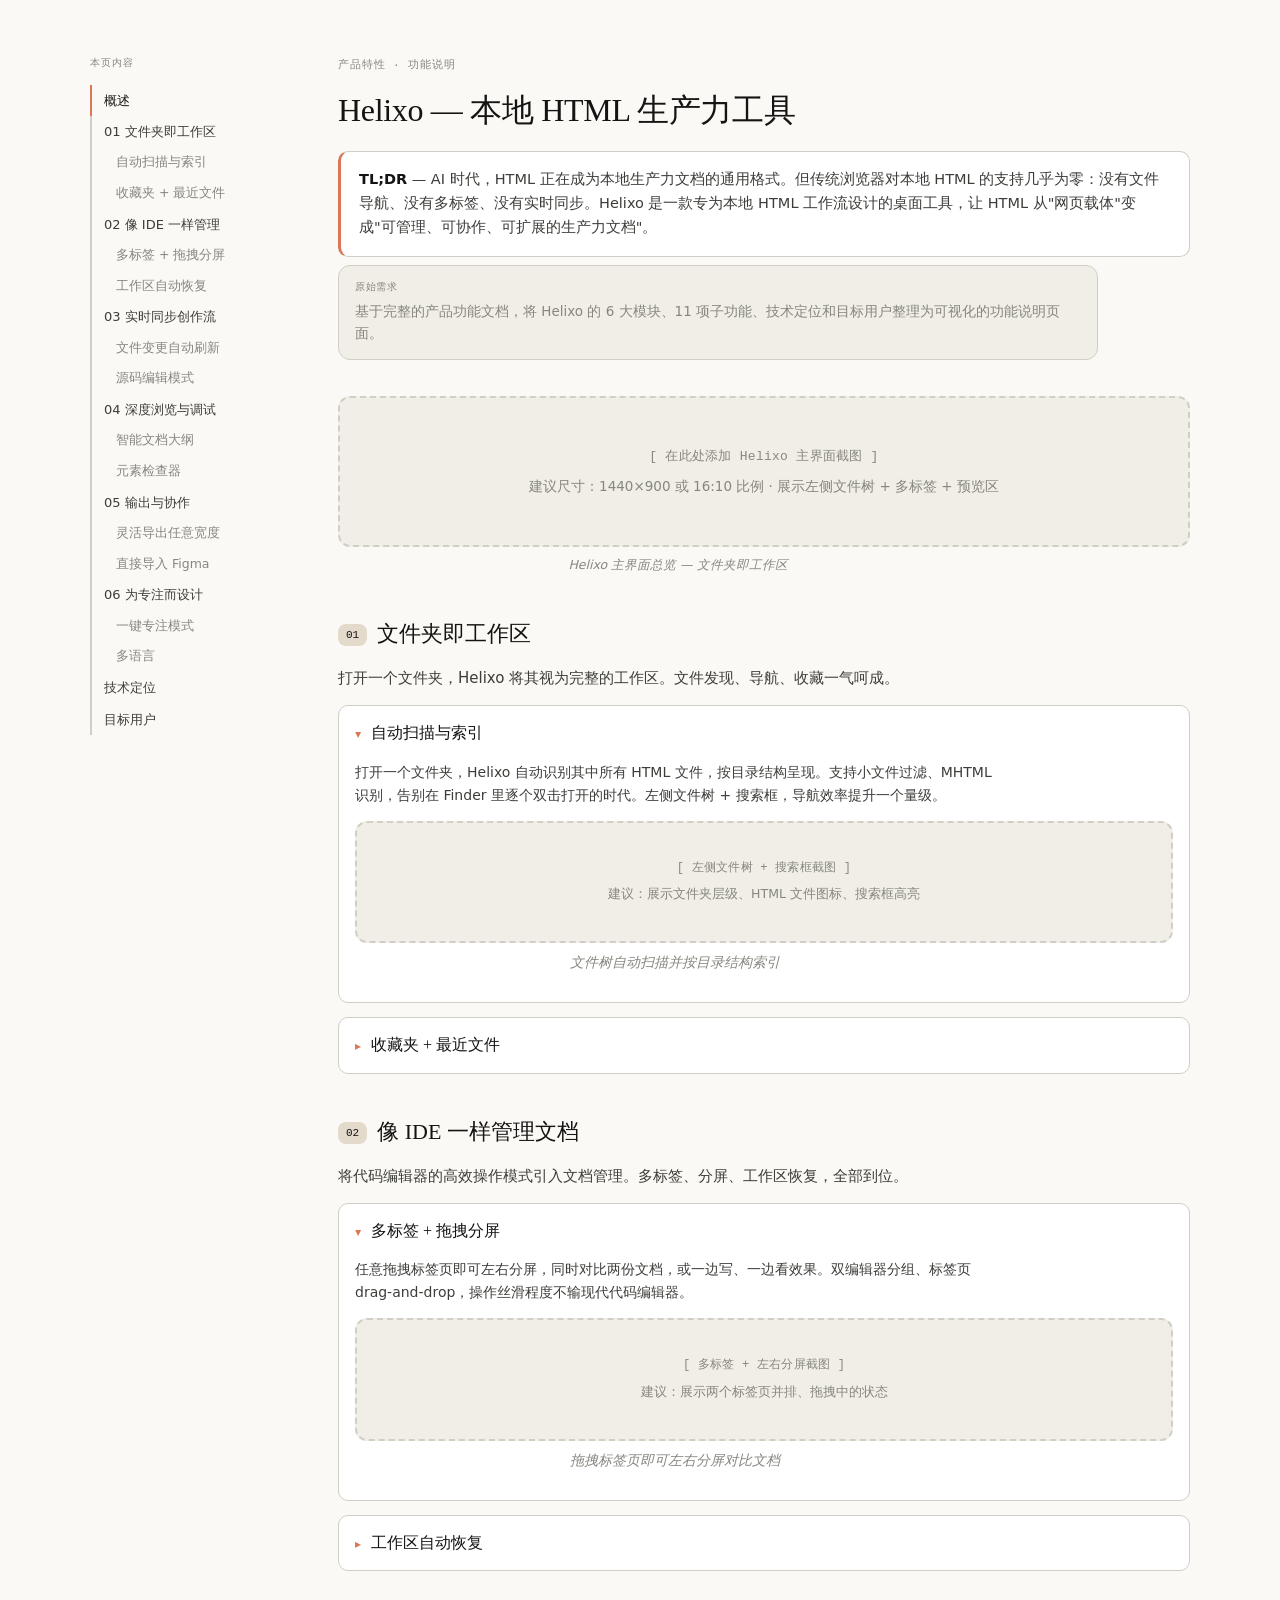
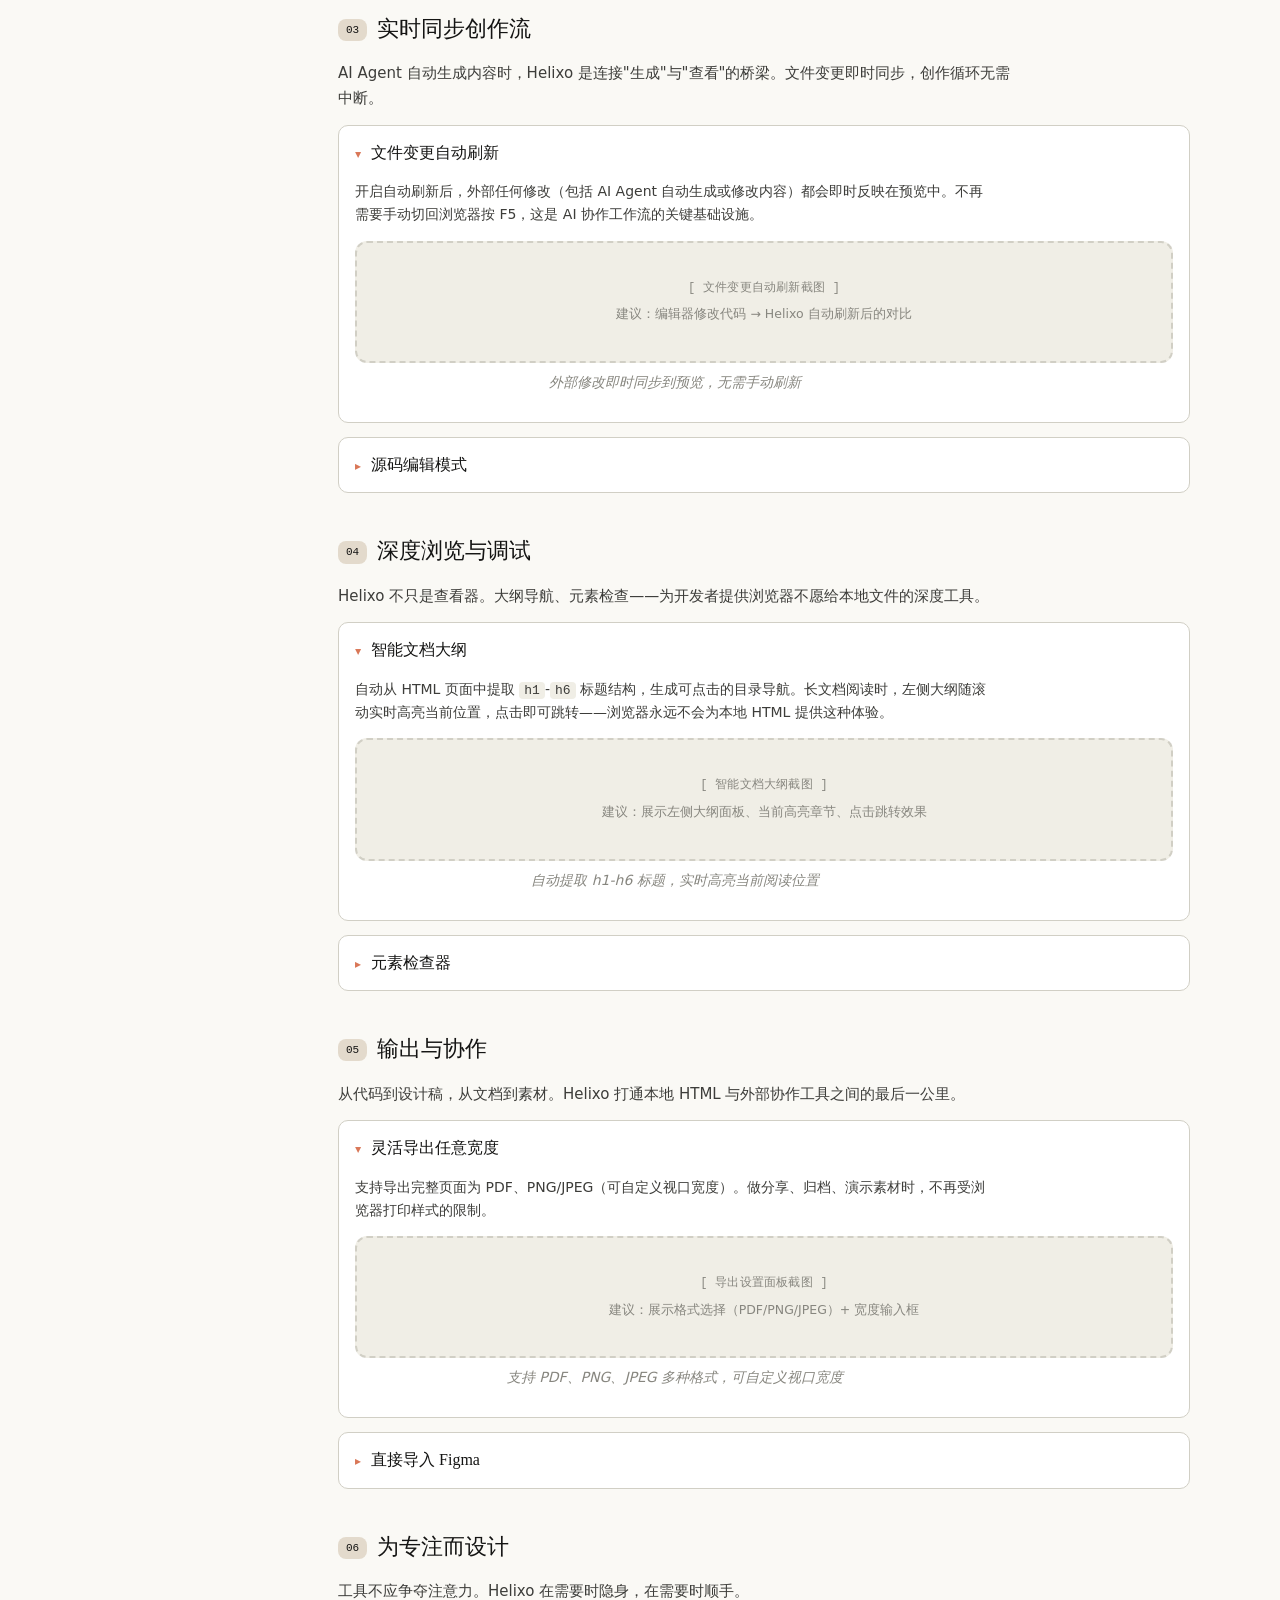
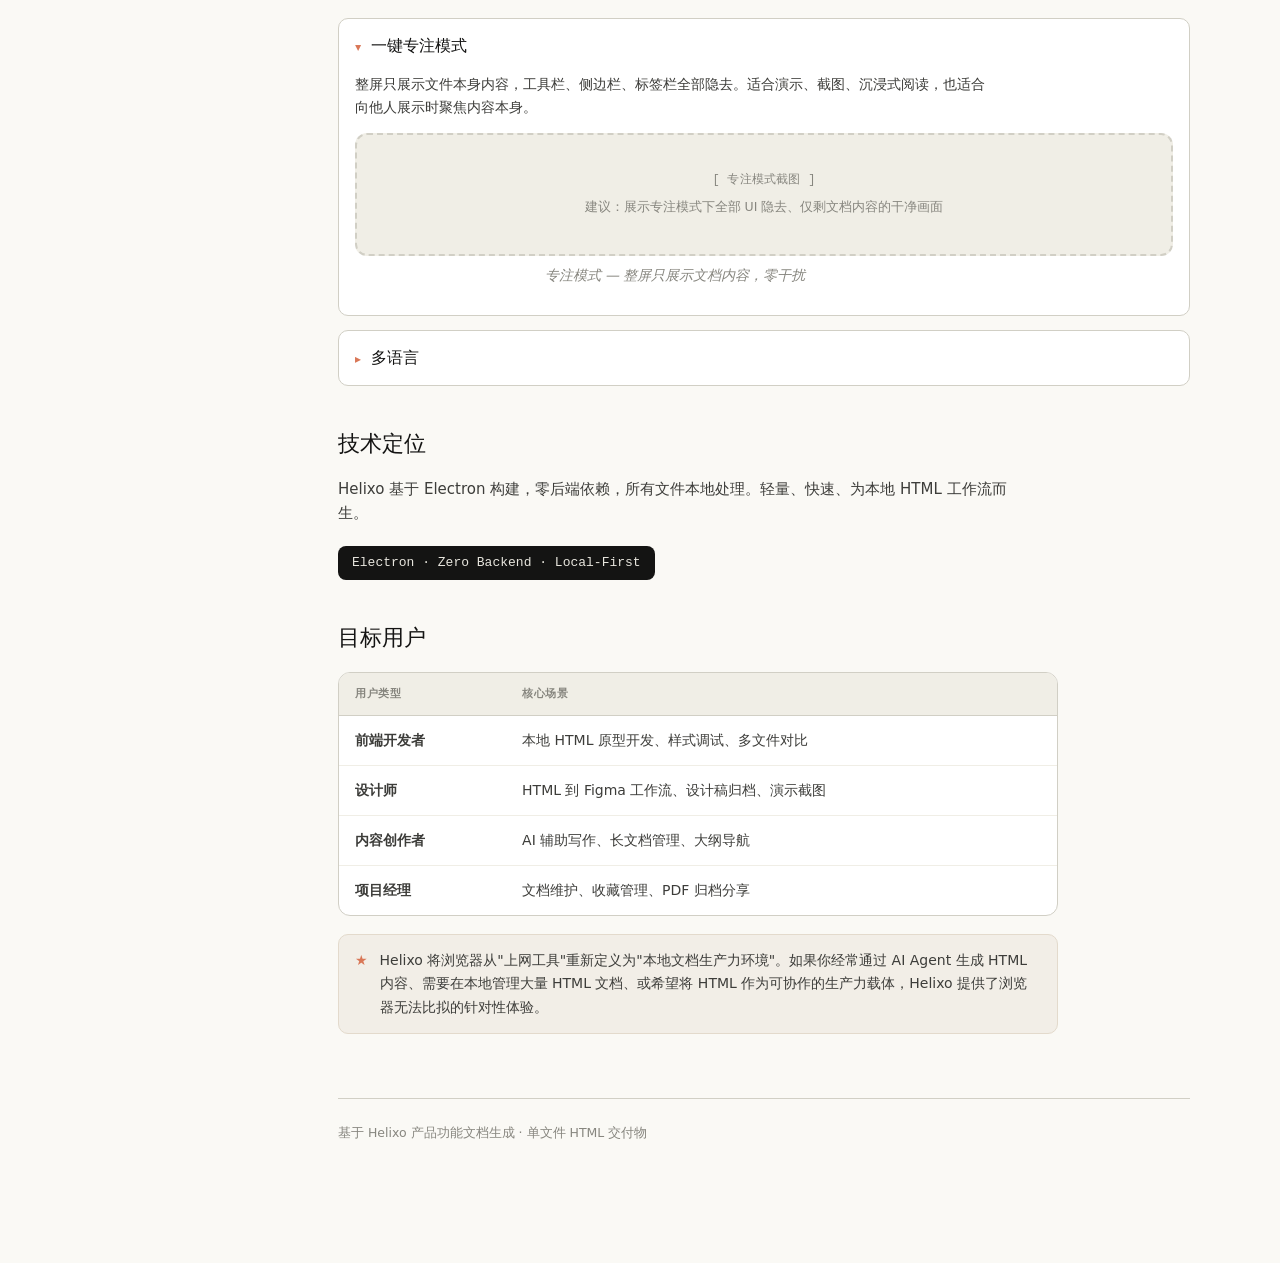
<file: helixo-features.html>
<!DOCTYPE html>
<html lang="zh-CN">
<head>
  <meta charset="UTF-8">
  <meta name="viewport" content="width=device-width, initial-scale=1.0">
  <title>Helixo — 本地 HTML 生产力工具</title>
  <style>
    :root {
      --ivory:    #FAF9F5;
      --slate:    #141413;
      --clay:     #D97757;
      --oat:      #E3DACC;
      --olive:    #788C5D;
      --rust:     #B04A3F;
      --gray-150: #F0EEE6;
      --gray-300: #D1CFC5;
      --gray-500: #87867F;
      --gray-700: #3D3D3A;
      --white:    #FFFFFF;

      --serif: ui-serif, Georgia, 'Times New Roman', serif;
      --sans:  system-ui, -apple-system, 'Segoe UI', Roboto, sans-serif;
      --mono:  ui-monospace, 'SF Mono', Menlo, Monaco, monospace;

      --radius-sm: 8px;
      --radius-md: 12px;
      --border: 1.5px solid var(--gray-300);
    }

    * { box-sizing: border-box; margin: 0; padding: 0; }
    html { scroll-behavior: smooth; }

    body {
      background: var(--ivory);
      color: var(--gray-700);
      font-family: var(--sans);
      font-size: 15px;
      line-height: 1.65;
      -webkit-font-smoothing: antialiased;
      padding: 56px 24px 120px;
    }

    .page {
      max-width: 1100px;
      margin: 0 auto;
      display: grid;
      grid-template-columns: 200px minmax(0, 1fr);
      gap: 48px;
    }

    @media (max-width: 920px) {
      .page { grid-template-columns: 1fr; }
      nav { display: none; }
    }

    /* ── nav ──────────────────────────────── */
    nav {
      position: sticky;
      top: 32px;
      align-self: start;
      font-size: 13px;
    }
    nav .label {
      font-family: var(--mono);
      font-size: 10px;
      letter-spacing: 0.1em;
      text-transform: uppercase;
      color: var(--gray-500);
      margin-bottom: 12px;
    }
    nav a {
      display: block;
      padding: 5px 0 5px 12px;
      border-left: 2px solid var(--gray-300);
      color: var(--gray-700);
      text-decoration: none;
      transition: color 120ms, border-color 120ms;
    }
    nav a:hover { color: var(--slate); border-color: var(--slate); }
    nav a.l2 { padding-left: 24px; font-size: 12.5px; color: var(--gray-500); }
    nav a.on { color: var(--slate); border-color: var(--clay); font-weight: 500; }

    /* ── header ───────────────────────────── */
    header { margin-bottom: 12px; }
    .eyebrow {
      font-family: var(--mono);
      font-size: 11px;
      letter-spacing: 0.08em;
      text-transform: uppercase;
      color: var(--gray-500);
      margin-bottom: 10px;
    }
    h1 {
      font-family: var(--serif);
      font-weight: 500;
      font-size: 32px;
      color: var(--slate);
      letter-spacing: -0.01em;
      margin-bottom: 14px;
    }
    .tldr {
      border: 1.5px solid var(--gray-300);
      border-left: 3px solid var(--clay);
      border-radius: 10px;
      background: #fff;
      padding: 16px 18px;
      margin-bottom: 8px;
      font-size: 14.5px;
      line-height: 1.65;
    }
    .tldr b { color: var(--slate); }

    .prompt-box {
      background: var(--gray-150);
      border: var(--border);
      border-radius: var(--radius-md);
      padding: 14px 16px;
      font-size: 13.5px;
      margin-bottom: 36px;
      max-width: 760px;
      color: var(--gray-500);
    }
    .prompt-box .label {
      font-family: var(--mono);
      font-size: 10px;
      text-transform: uppercase;
      letter-spacing: 0.06em;
      display: block;
      margin-bottom: 4px;
    }

    /* ── headings ─────────────────────────── */
    h2 {
      font-family: var(--serif);
      font-weight: 500;
      font-size: 22px;
      color: var(--slate);
      margin: 40px 0 14px;
      scroll-margin-top: 24px;
    }
    h3 {
      font-family: var(--serif);
      font-weight: 500;
      font-size: 17px;
      color: var(--slate);
      margin: 24px 0 8px;
    }
    p { margin-bottom: 12px; max-width: 680px; }
    code { font-family: var(--mono); font-size: 13px; background: var(--gray-150); padding: 1px 5px; border-radius: 4px; }

    /* ── feature section number ───────────── */
    .section-num {
      display: inline-block;
      font-family: var(--mono);
      font-size: 11px;
      background: var(--oat);
      color: var(--slate);
      padding: 2px 8px;
      border-radius: var(--radius-sm);
      margin-right: 10px;
      vertical-align: 3px;
    }

    /* ── collapsible details ──────────────── */
    details {
      border: 1.5px solid var(--gray-300);
      border-radius: 10px;
      background: #fff;
      margin: 14px 0;
      overflow: hidden;
    }
    summary {
      list-style: none;
      cursor: pointer;
      padding: 14px 16px;
      font-family: var(--serif);
      font-size: 16px;
      color: var(--slate);
      display: flex;
      align-items: baseline;
      gap: 10px;
    }
    summary::-webkit-details-marker { display: none; }
    summary::before {
      content: "▸";
      color: var(--clay);
      font-family: var(--sans);
      font-size: 12px;
      transition: transform 120ms;
      flex-shrink: 0;
    }
    details[open] summary::before { transform: rotate(90deg); }
    details .body { padding: 0 16px 16px; }
    details .body p { font-size: 14px; max-width: 640px; }

    /* ── screenshot placeholder ───────────── */
    .screenshot {
      border: 2px dashed var(--gray-300);
      border-radius: var(--radius-md);
      background: var(--gray-150);
      padding: 36px 24px;
      text-align: center;
      margin: 14px 0 4px;
      transition: border-color 180ms;
    }
    .screenshot:hover { border-color: var(--clay); }
    .screenshot .placeholder-text {
      font-family: var(--mono);
      font-size: 12px;
      color: var(--gray-500);
      letter-spacing: 0.02em;
    }
    .screenshot .placeholder-hint {
      font-size: 12.5px;
      color: var(--gray-500);
      margin-top: 6px;
    }
    .screenshot img {
      max-width: 100%;
      border-radius: var(--radius-sm);
      display: block;
      margin: 0 auto;
    }
    .screenshot-caption {
      font-size: 12.5px;
      color: var(--gray-500);
      text-align: center;
      margin-top: 8px;
      font-style: italic;
    }

    /* ── hero screenshot (larger, full-width) ─ */
    .hero-shot {
      border: 2px dashed var(--gray-300);
      border-radius: var(--radius-md);
      background: var(--gray-150);
      padding: 48px 24px;
      text-align: center;
      margin: 20px 0 8px;
      transition: border-color 180ms;
    }
    .hero-shot:hover { border-color: var(--clay); }
    .hero-shot .placeholder-text {
      font-family: var(--mono);
      font-size: 13px;
      color: var(--gray-500);
      letter-spacing: 0.02em;
    }
    .hero-shot .placeholder-hint {
      font-size: 13.5px;
      color: var(--gray-500);
      margin-top: 8px;
    }
    .hero-shot img {
      max-width: 100%;
      border-radius: var(--radius-sm);
      display: block;
      margin: 0 auto;
    }

    /* ── callout ──────────────────────────── */
    .callout {
      display: flex;
      gap: 12px;
      border: 1.5px solid var(--oat);
      background: rgba(227,218,204,0.35);
      border-radius: 10px;
      padding: 14px 16px;
      margin: 18px 0;
      font-size: 14px;
      max-width: 720px;
    }
    .callout .ico { color: var(--clay); font-weight: 600; flex-shrink: 0; }

    /* ── data table ───────────────────────── */
    table.data {
      width: 100%;
      border-collapse: separate;
      border-spacing: 0;
      background: var(--white);
      border: var(--border);
      border-radius: var(--radius-md);
      overflow: hidden;
      margin: 16px 0;
      max-width: 720px;
      font-size: 14px;
    }
    table.data thead th {
      text-align: left;
      font-size: 11px;
      font-weight: 600;
      text-transform: uppercase;
      letter-spacing: 0.06em;
      color: var(--gray-500);
      background: var(--gray-150);
      padding: 12px 16px;
      border-bottom: 1px solid var(--gray-300);
    }
    table.data tbody td {
      padding: 13px 16px;
      border-bottom: 1px solid var(--gray-150);
      vertical-align: top;
    }
    table.data tbody tr:last-child td { border-bottom: none; }
    table.data tbody tr:hover { background: var(--ivory); }

    /* ── tech badge ───────────────────────── */
    .tech-line {
      font-family: var(--mono);
      font-size: 13px;
      background: var(--slate);
      color: #E8E6DE;
      display: inline-block;
      padding: 6px 14px;
      border-radius: var(--radius-sm);
      margin-top: 8px;
    }

    /* ── footer ───────────────────────────── */
    footer {
      margin-top: 64px;
      padding-top: 24px;
      border-top: 1px solid var(--gray-300);
      font-size: 12.5px;
      color: var(--gray-500);
    }
  </style>
</head>
<body>
<div class="page">

  <!-- ── side nav ── -->
  <nav id="sidenav">
    <div class="label">本页内容</div>
    <a href="#tldr" class="on">概述</a>
    <a href="#workspace">01 文件夹即工作区</a>
    <a href="#workspace" class="l2">自动扫描与索引</a>
    <a href="#workspace" class="l2">收藏夹 + 最近文件</a>
    <a href="#ide">02 像 IDE 一样管理</a>
    <a href="#ide" class="l2">多标签 + 拖拽分屏</a>
    <a href="#ide" class="l2">工作区自动恢复</a>
    <a href="#sync">03 实时同步创作流</a>
    <a href="#sync" class="l2">文件变更自动刷新</a>
    <a href="#sync" class="l2">源码编辑模式</a>
    <a href="#browse">04 深度浏览与调试</a>
    <a href="#browse" class="l2">智能文档大纲</a>
    <a href="#browse" class="l2">元素检查器</a>
    <a href="#output">05 输出与协作</a>
    <a href="#output" class="l2">灵活导出任意宽度</a>
    <a href="#output" class="l2">直接导入 Figma</a>
    <a href="#focus">06 为专注而设计</a>
    <a href="#focus" class="l2">一键专注模式</a>
    <a href="#focus" class="l2">多语言</a>
    <a href="#tech">技术定位</a>
    <a href="#users">目标用户</a>
  </nav>

  <!-- ── main ── -->
  <main>
    <header>
      <div class="eyebrow">产品特性 · 功能说明</div>
      <h1>Helixo — 本地 HTML 生产力工具</h1>
      <div class="tldr" id="tldr">
        <b>TL;DR</b> — AI 时代，HTML 正在成为本地生产力文档的通用格式。但传统浏览器对本地 HTML 的支持几乎为零：没有文件导航、没有多标签、没有实时同步。Helixo 是一款专为本地 HTML 工作流设计的桌面工具，让 HTML 从"网页载体"变成"可管理、可协作、可扩展的生产力文档"。
      </div>
      <div class="prompt-box">
        <span class="label">原始需求</span>
        基于完整的产品功能文档，将 Helixo 的 6 大模块、11 项子功能、技术定位和目标用户整理为可视化的功能说明页面。
      </div>
    </header>

    <!-- ========== Hero 截图 ========== -->
    <!-- 【建议】Helixo 主界面截图，展示整体布局：左侧文件树 + 中间标签页 + 右侧预览 -->
    <div class="hero-shot" id="hero-screenshot">
      <div class="placeholder-text">[ 在此处添加 Helixo 主界面截图 ]</div>
      <div class="placeholder-hint">建议尺寸：1440×900 或 16:10 比例 · 展示左侧文件树 + 多标签 + 预览区</div>
    </div>
    <p class="screenshot-caption" id="hero-caption">Helixo 主界面总览 — 文件夹即工作区</p>

    <!-- 01 -->
    <h2 id="workspace"><span class="section-num">01</span>文件夹即工作区</h2>
    <p>打开一个文件夹，Helixo 将其视为完整的工作区。文件发现、导航、收藏一气呵成。</p>

    <details open>
      <summary>自动扫描与索引</summary>
      <div class="body">
        <p>打开一个文件夹，Helixo 自动识别其中所有 HTML 文件，按目录结构呈现。支持小文件过滤、MHTML 识别，告别在 Finder 里逐个双击打开的时代。左侧文件树 + 搜索框，导航效率提升一个量级。</p>
        <!-- 【建议】左侧文件树展开状态截图 -->
        <div class="screenshot" id="screenshot-01a">
          <div class="placeholder-text">[ 左侧文件树 + 搜索框截图 ]</div>
          <div class="placeholder-hint">建议：展示文件夹层级、HTML 文件图标、搜索框高亮</div>
        </div>
        <p class="screenshot-caption" id="caption-01a">文件树自动扫描并按目录结构索引</p>
      </div>
    </details>

    <details>
      <summary>收藏夹 + 最近文件</summary>
      <div class="body">
        <p>常用文件一键收藏，最近打开的文档随时回溯。左侧边栏在"文件树 / 收藏夹 / 最近"三种视图间自由切换，高频文件永远在手边。</p>
        <!-- 【建议】收藏夹视图截图 -->
        <div class="screenshot" id="screenshot-01b">
          <div class="placeholder-text">[ 收藏夹 / 最近文件视图截图 ]</div>
          <div class="placeholder-hint">建议：展示三种视图切换的 Tab 状态</div>
        </div>
        <p class="screenshot-caption" id="caption-01b">收藏夹与最近文件三种视图切换</p>
      </div>
    </details>

    <!-- 02 -->
    <h2 id="ide"><span class="section-num">02</span>像 IDE 一样管理文档</h2>
    <p>将代码编辑器的高效操作模式引入文档管理。多标签、分屏、工作区恢复，全部到位。</p>

    <details open>
      <summary>多标签 + 拖拽分屏</summary>
      <div class="body">
        <p>任意拖拽标签页即可左右分屏，同时对比两份文档，或一边写、一边看效果。双编辑器分组、标签页 drag-and-drop，操作丝滑程度不输现代代码编辑器。</p>
        <!-- 【建议】分屏布局截图 -->
        <div class="screenshot" id="screenshot-02a">
          <div class="placeholder-text">[ 多标签 + 左右分屏截图 ]</div>
          <div class="placeholder-hint">建议：展示两个标签页并排、拖拽中的状态</div>
        </div>
        <p class="screenshot-caption" id="caption-02a">拖拽标签页即可左右分屏对比文档</p>
      </div>
    </details>

    <details>
      <summary>工作区自动恢复</summary>
      <div class="body">
        <p>关闭即保存，打开即继续。Helixo 自动记忆你的工作状态：打开的文件、标签页顺序、分屏布局、侧边栏宽度、缩放比例，下次启动一键回到上次离开的地方。</p>
        <!-- 【建议】工作区恢复前后对比（可用两张小图并排，或单张说明） -->
        <div class="screenshot" id="screenshot-02b">
          <div class="placeholder-text">[ 工作区自动恢复说明图 ]</div>
          <div class="placeholder-hint">建议：退出前后对比，或状态栏提示文案</div>
        </div>
        <p class="screenshot-caption" id="caption-02b">关闭后自动保存完整工作状态，重启一键恢复</p>
      </div>
    </details>

    <!-- 03 -->
    <h2 id="sync"><span class="section-num">03</span>实时同步创作流</h2>
    <p>AI Agent 自动生成内容时，Helixo 是连接"生成"与"查看"的桥梁。文件变更即时同步，创作循环无需中断。</p>

    <details open>
      <summary>文件变更自动刷新</summary>
      <div class="body">
        <p>开启自动刷新后，外部任何修改（包括 AI Agent 自动生成或修改内容）都会即时反映在预览中。不再需要手动切回浏览器按 F5，这是 AI 协作工作流的关键基础设施。</p>
        <!-- 【建议】自动刷新前后对比（GIF 最佳，静态图可用 split 对比） -->
        <div class="screenshot" id="screenshot-03a">
          <div class="placeholder-text">[ 文件变更自动刷新截图 ]</div>
          <div class="placeholder-hint">建议：编辑器修改代码 → Helixo 自动刷新后的对比</div>
        </div>
        <p class="screenshot-caption" id="caption-03a">外部修改即时同步到预览，无需手动刷新</p>
      </div>
    </details>

    <details>
      <summary>源码编辑模式</summary>
      <div class="body">
        <p>预览和源码一键切换，修改 HTML 后直接保存。写代码、看效果、再调代码，在一个窗口内完成循环，无需在编辑器和浏览器之间来回跳转。</p>
        <!-- 【建议】预览 / 源码切换截图 -->
        <div class="screenshot" id="screenshot-03b">
          <div class="placeholder-text">[ 预览与源码切换截图 ]</div>
          <div class="placeholder-hint">建议：展示预览模式和源码模式的切换按钮/快捷键</div>
        </div>
        <p class="screenshot-caption" id="caption-03b">预览与源码一键切换，单窗口完成编辑循环</p>
      </div>
    </details>

    <!-- 04 -->
    <h2 id="browse"><span class="section-num">04</span>深度浏览与调试</h2>
    <p>Helixo 不只是查看器。大纲导航、元素检查——为开发者提供浏览器不愿给本地文件的深度工具。</p>

    <details open>
      <summary>智能文档大纲</summary>
      <div class="body">
        <p>自动从 HTML 页面中提取 <code>h1</code>-<code>h6</code> 标题结构，生成可点击的目录导航。长文档阅读时，左侧大纲随滚动实时高亮当前位置，点击即可跳转——浏览器永远不会为本地 HTML 提供这种体验。</p>
        <!-- 【建议】大纲导航截图 -->
        <div class="screenshot" id="screenshot-04a">
          <div class="placeholder-text">[ 智能文档大纲截图 ]</div>
          <div class="placeholder-hint">建议：展示左侧大纲面板、当前高亮章节、点击跳转效果</div>
        </div>
        <p class="screenshot-caption" id="caption-04a">自动提取 h1-h6 标题，实时高亮当前阅读位置</p>
      </div>
    </details>

    <details>
      <summary>元素检查器</summary>
      <div class="body">
        <p>点击预览中的任意元素，实时查看 Tag、ID、Class、Color、Background、Font-Size 等样式信息。前端开发者调试样式时，无需再开浏览器 DevTools。</p>
        <!-- 【建议】元素检查器面板截图 -->
        <div class="screenshot" id="screenshot-04b">
          <div class="placeholder-text">[ 元素检查器面板截图 ]</div>
          <div class="placeholder-hint">建议：展示点击元素后弹出的样式信息面板</div>
        </div>
        <p class="screenshot-caption" id="caption-04b">点击任意元素查看完整样式信息</p>
      </div>
    </details>

    <!-- 05 -->
    <h2 id="output"><span class="section-num">05</span>输出与协作</h2>
    <p>从代码到设计稿，从文档到素材。Helixo 打通本地 HTML 与外部协作工具之间的最后一公里。</p>

    <details open>
      <summary>灵活导出任意宽度</summary>
      <div class="body">
        <p>支持导出完整页面为 PDF、PNG/JPEG（可自定义视口宽度）。做分享、归档、演示素材时，不再受浏览器打印样式的限制。</p>
        <!-- 【建议】导出设置面板截图 -->
        <div class="screenshot" id="screenshot-05a">
          <div class="placeholder-text">[ 导出设置面板截图 ]</div>
          <div class="placeholder-hint">建议：展示格式选择（PDF/PNG/JPEG）+ 宽度输入框</div>
        </div>
        <p class="screenshot-caption" id="caption-05a">支持 PDF、PNG、JPEG 多种格式，可自定义视口宽度</p>
      </div>
    </details>

    <details>
      <summary>直接导入 Figma</summary>
      <div class="body">
        <p>一键将 HTML 页面转换为 Figma 可识别的格式拷贝到剪贴板，设计协作无缝衔接。从代码到设计稿，不再需要手动还原。</p>
        <!-- 【建议】Figma 导入流程截图（Helixo 内按钮 + Figma 粘贴后效果） -->
        <div class="screenshot" id="screenshot-05b">
          <div class="placeholder-text">[ Figma 导入流程截图 ]</div>
          <div class="placeholder-hint">建议：Helixo 内"拷贝到 Figma"按钮 + Figma 粘贴效果对比</div>
        </div>
        <p class="screenshot-caption" id="caption-05b">一键拷贝，Figma 中直接粘贴即可编辑</p>
      </div>
    </details>

    <!-- 06 -->
    <h2 id="focus"><span class="section-num">06</span>为专注而设计</h2>
    <p>工具不应争夺注意力。Helixo 在需要时隐身，在需要时顺手。</p>

    <details open>
      <summary>一键专注模式</summary>
      <div class="body">
        <p>整屏只展示文件本身内容，工具栏、侧边栏、标签栏全部隐去。适合演示、截图、沉浸式阅读，也适合向他人展示时聚焦内容本身。</p>
        <!-- 【建议】专注模式前后对比截图 -->
        <div class="screenshot" id="screenshot-06a">
          <div class="placeholder-text">[ 专注模式截图 ]</div>
          <div class="placeholder-hint">建议：展示专注模式下全部 UI 隐去、仅剩文档内容的干净画面</div>
        </div>
        <p class="screenshot-caption" id="caption-06a">专注模式 — 整屏只展示文档内容，零干扰</p>
      </div>
    </details>

    <details>
      <summary>多语言</summary>
      <div class="body">
        <p>完整支持英/中/日/韩四语言，界面所有文案（包括工具提示、状态栏、错误提示）全部国际化。</p>
        <!-- 【建议】语言切换菜单截图 -->
        <div class="screenshot" id="screenshot-06b">
          <div class="placeholder-text">[ 语言切换菜单截图 ]</div>
          <div class="placeholder-hint">建议：展示语言下拉菜单的展开状态</div>
        </div>
        <p class="screenshot-caption" id="caption-06b">英/中/日/韩四语言完整支持</p>
      </div>
    </details>

    <!-- Tech -->
    <h2 id="tech">技术定位</h2>
    <p>Helixo 基于 Electron 构建，零后端依赖，所有文件本地处理。轻量、快速、为本地 HTML 工作流而生。</p>
    <span class="tech-line">Electron · Zero Backend · Local-First</span>

    <!-- Users -->
    <h2 id="users">目标用户</h2>
    <table class="data">
      <thead>
        <tr><th>用户类型</th><th>核心场景</th></tr>
      </thead>
      <tbody>
        <tr>
          <td><strong>前端开发者</strong></td>
          <td>本地 HTML 原型开发、样式调试、多文件对比</td>
        </tr>
        <tr>
          <td><strong>设计师</strong></td>
          <td>HTML 到 Figma 工作流、设计稿归档、演示截图</td>
        </tr>
        <tr>
          <td><strong>内容创作者</strong></td>
          <td>AI 辅助写作、长文档管理、大纲导航</td>
        </tr>
        <tr>
          <td><strong>项目经理</strong></td>
          <td>文档维护、收藏管理、PDF 归档分享</td>
        </tr>
      </tbody>
    </table>

    <div class="callout">
      <span class="ico">★</span>
      <div>Helixo 将浏览器从"上网工具"重新定义为"本地文档生产力环境"。如果你经常通过 AI Agent 生成 HTML 内容、需要在本地管理大量 HTML 文档、或希望将 HTML 作为可协作的生产力载体，Helixo 提供了浏览器无法比拟的针对性体验。</div>
    </div>

    <footer>
      基于 Helixo 产品功能文档生成 · 单文件 HTML 交付物
    </footer>
  </main>

</div>

<script>
/* 导航高亮 */
(function(){
  var links = document.querySelectorAll('nav a[href^="#"]');
  var headings = [];
  links.forEach(function(a){
    var id = a.getAttribute('href').slice(1);
    var h = document.getElementById(id);
    if (h && !headings.includes(h)) headings.push(h);
  });

  var observer = new IntersectionObserver(function(entries){
    entries.forEach(function(entry){
      if (entry.isIntersecting) {
        links.forEach(function(l){ l.classList.remove('on'); });
        var active = document.querySelector('nav a[href="#' + entry.target.id + '"]');
        if (active) active.classList.add('on');
      }
    });
  }, { rootMargin: '-20% 0px -60% 0px' });

  headings.forEach(function(h){ observer.observe(h); });
})();
</script>
</body>
</html>
</file>
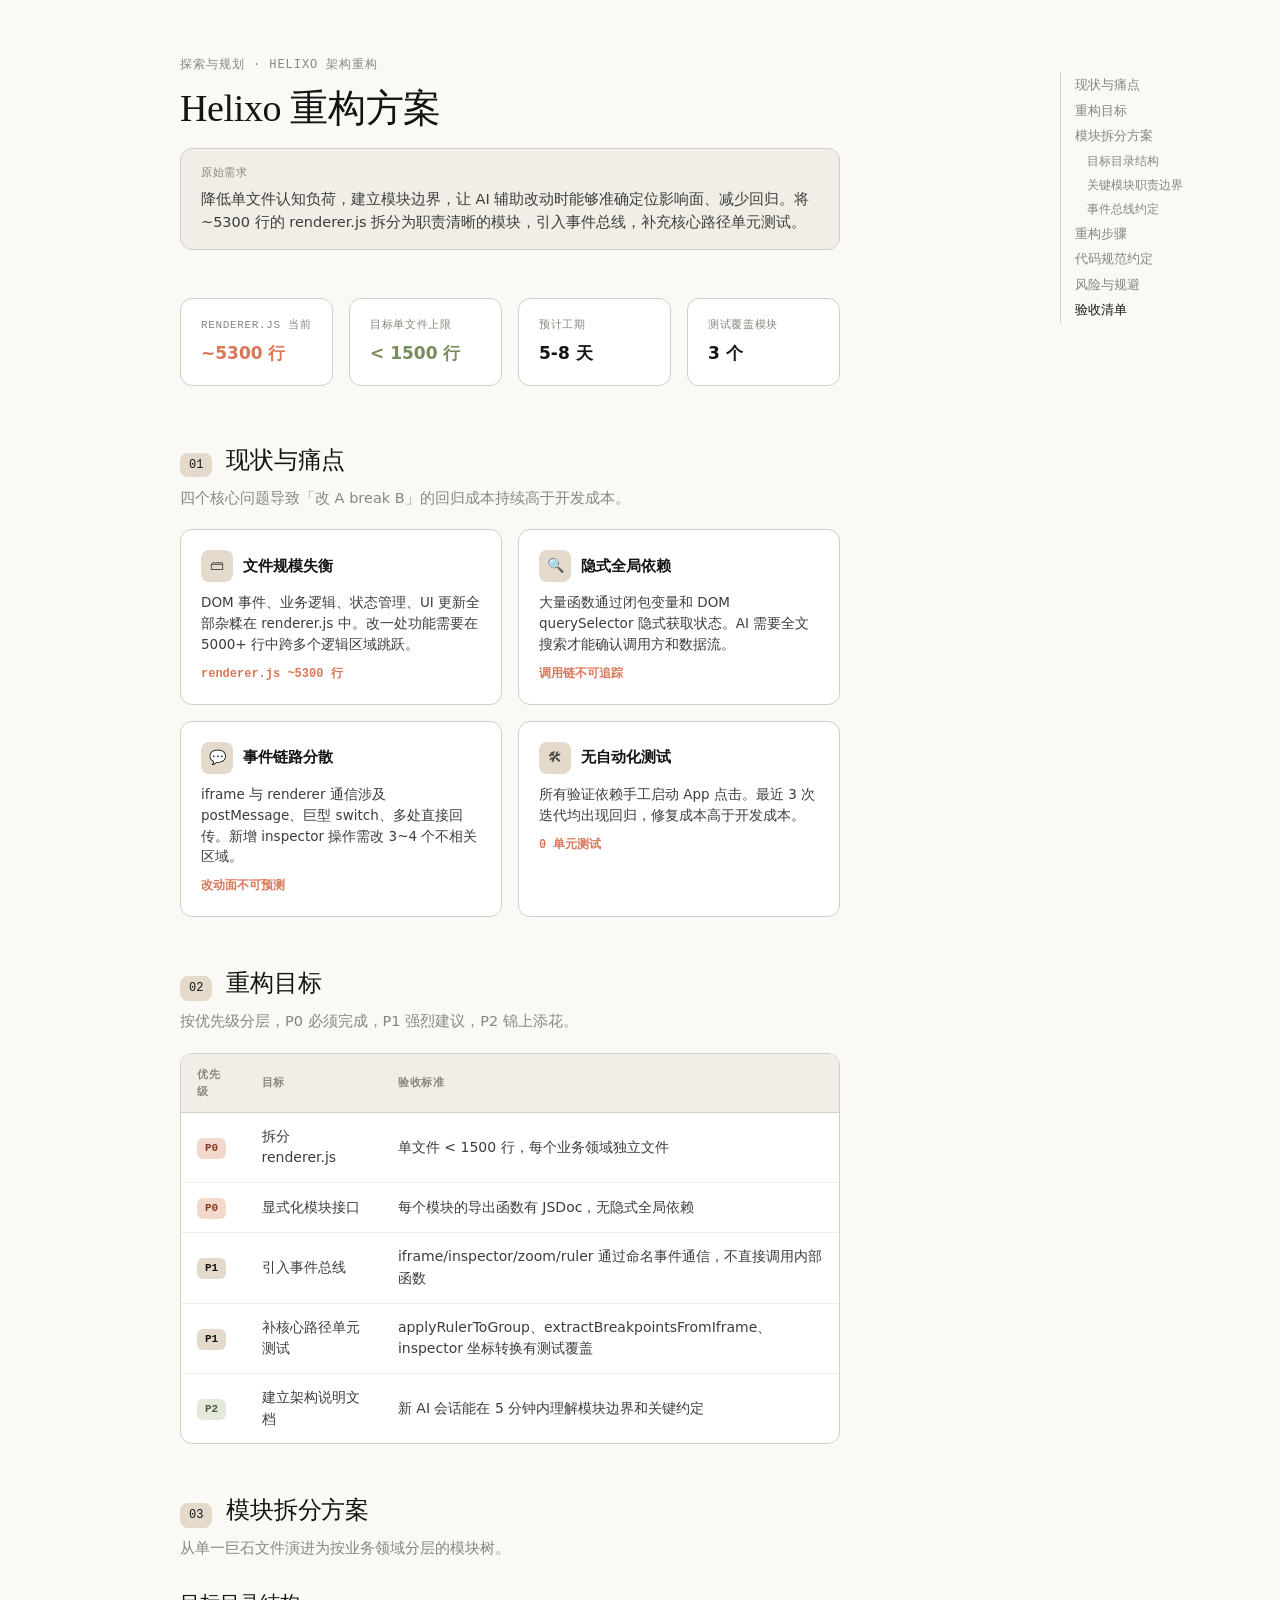
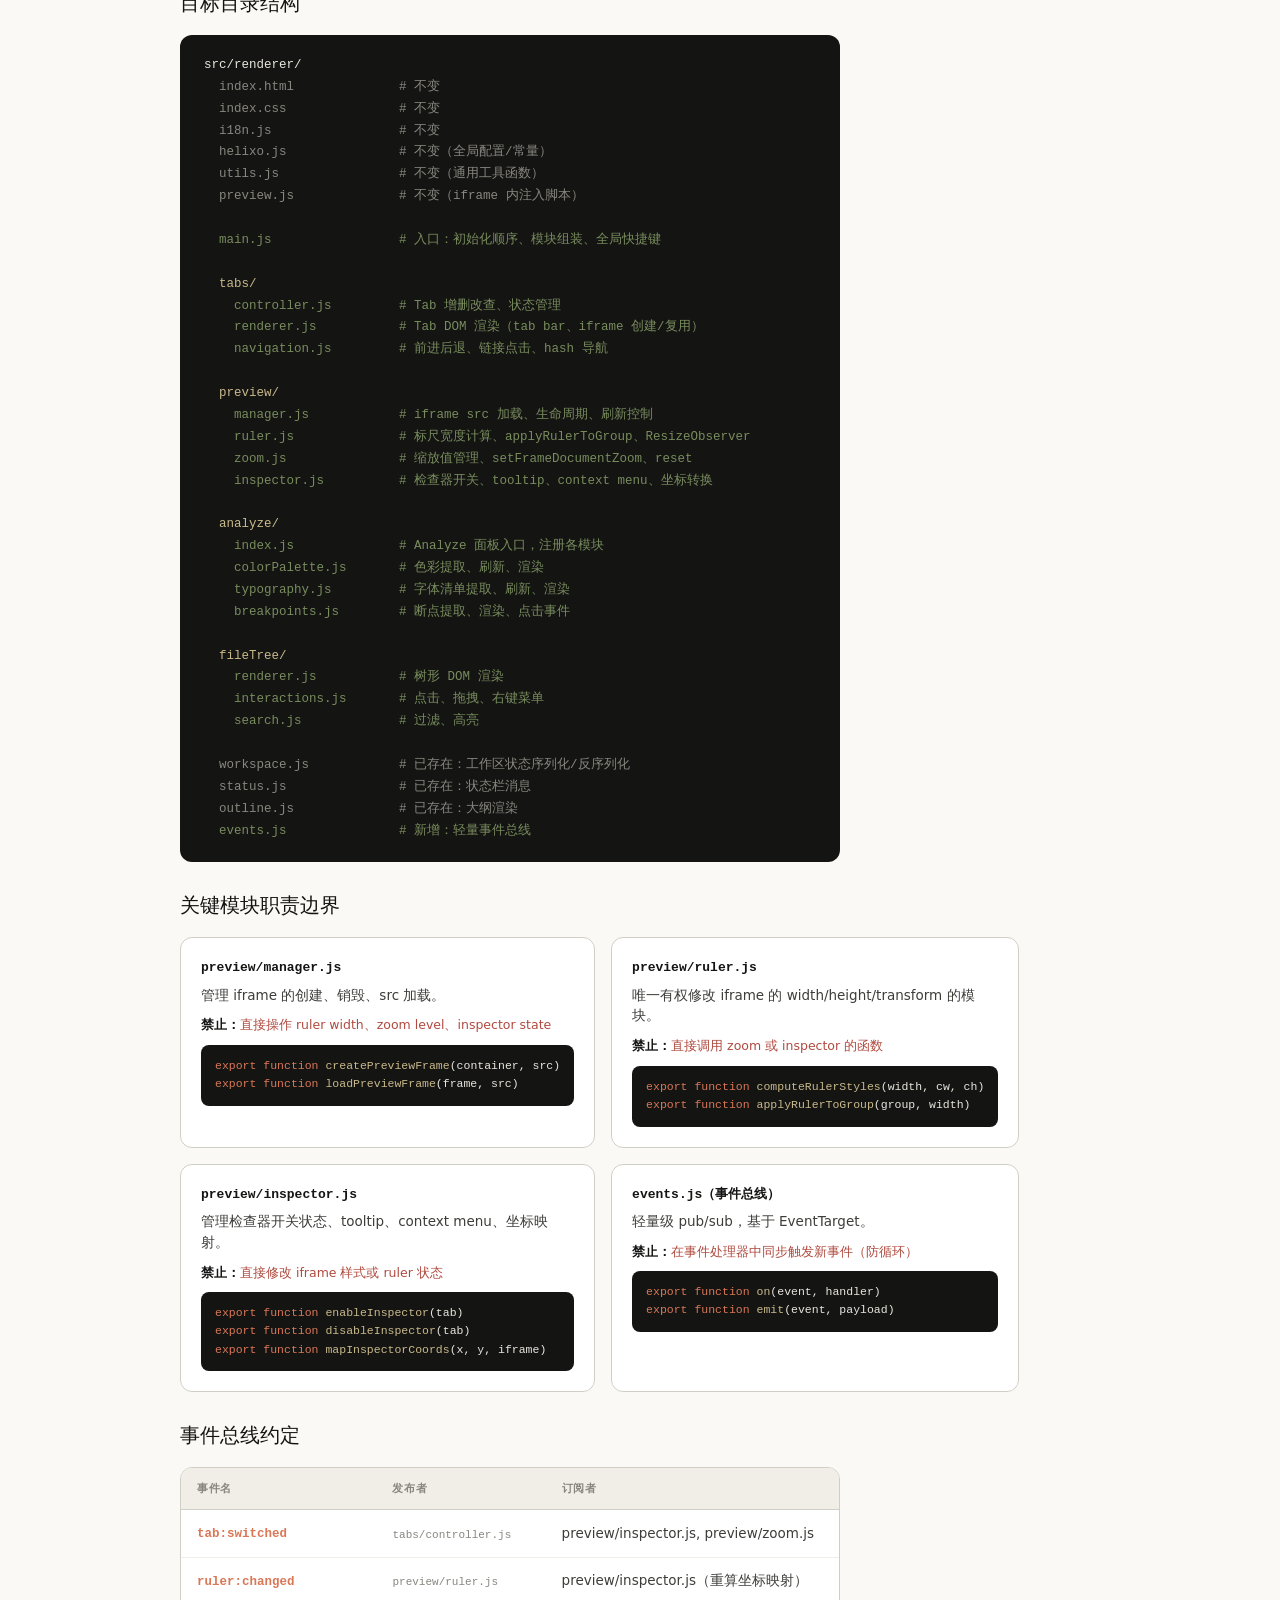
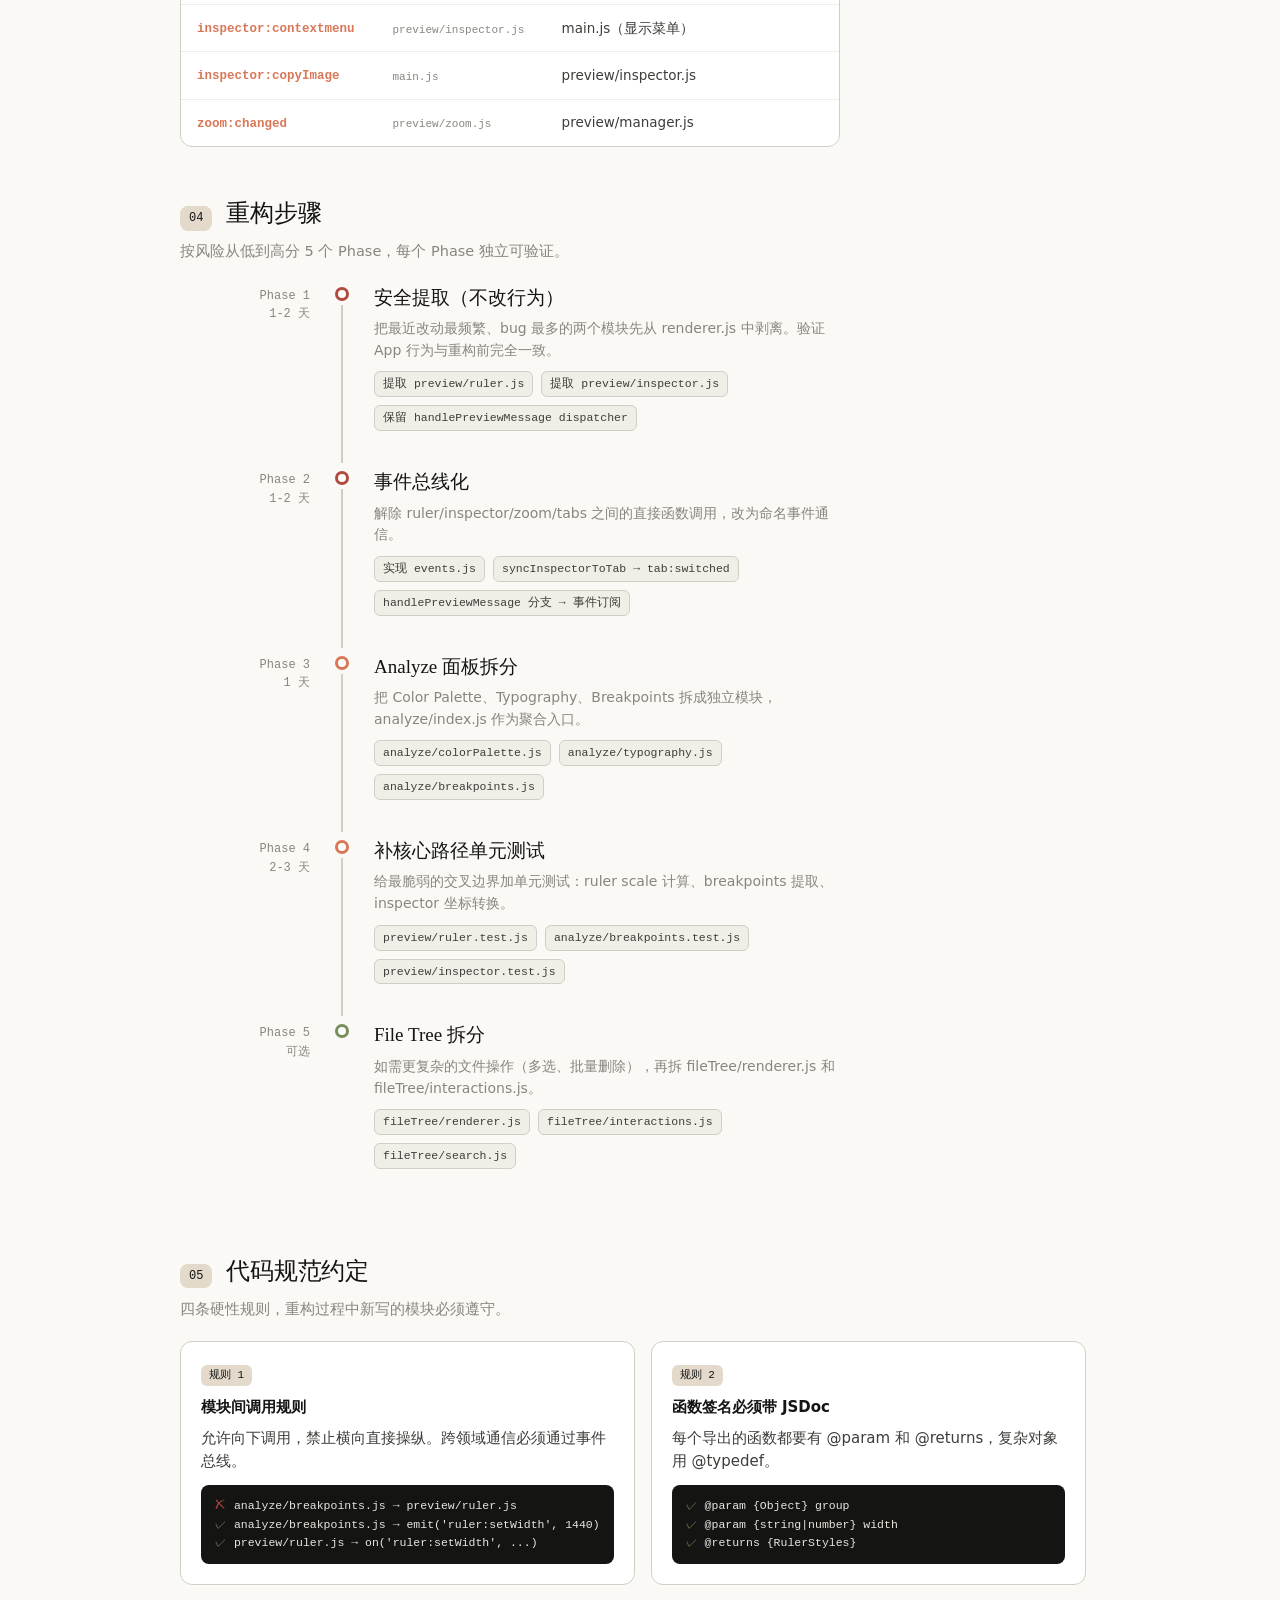
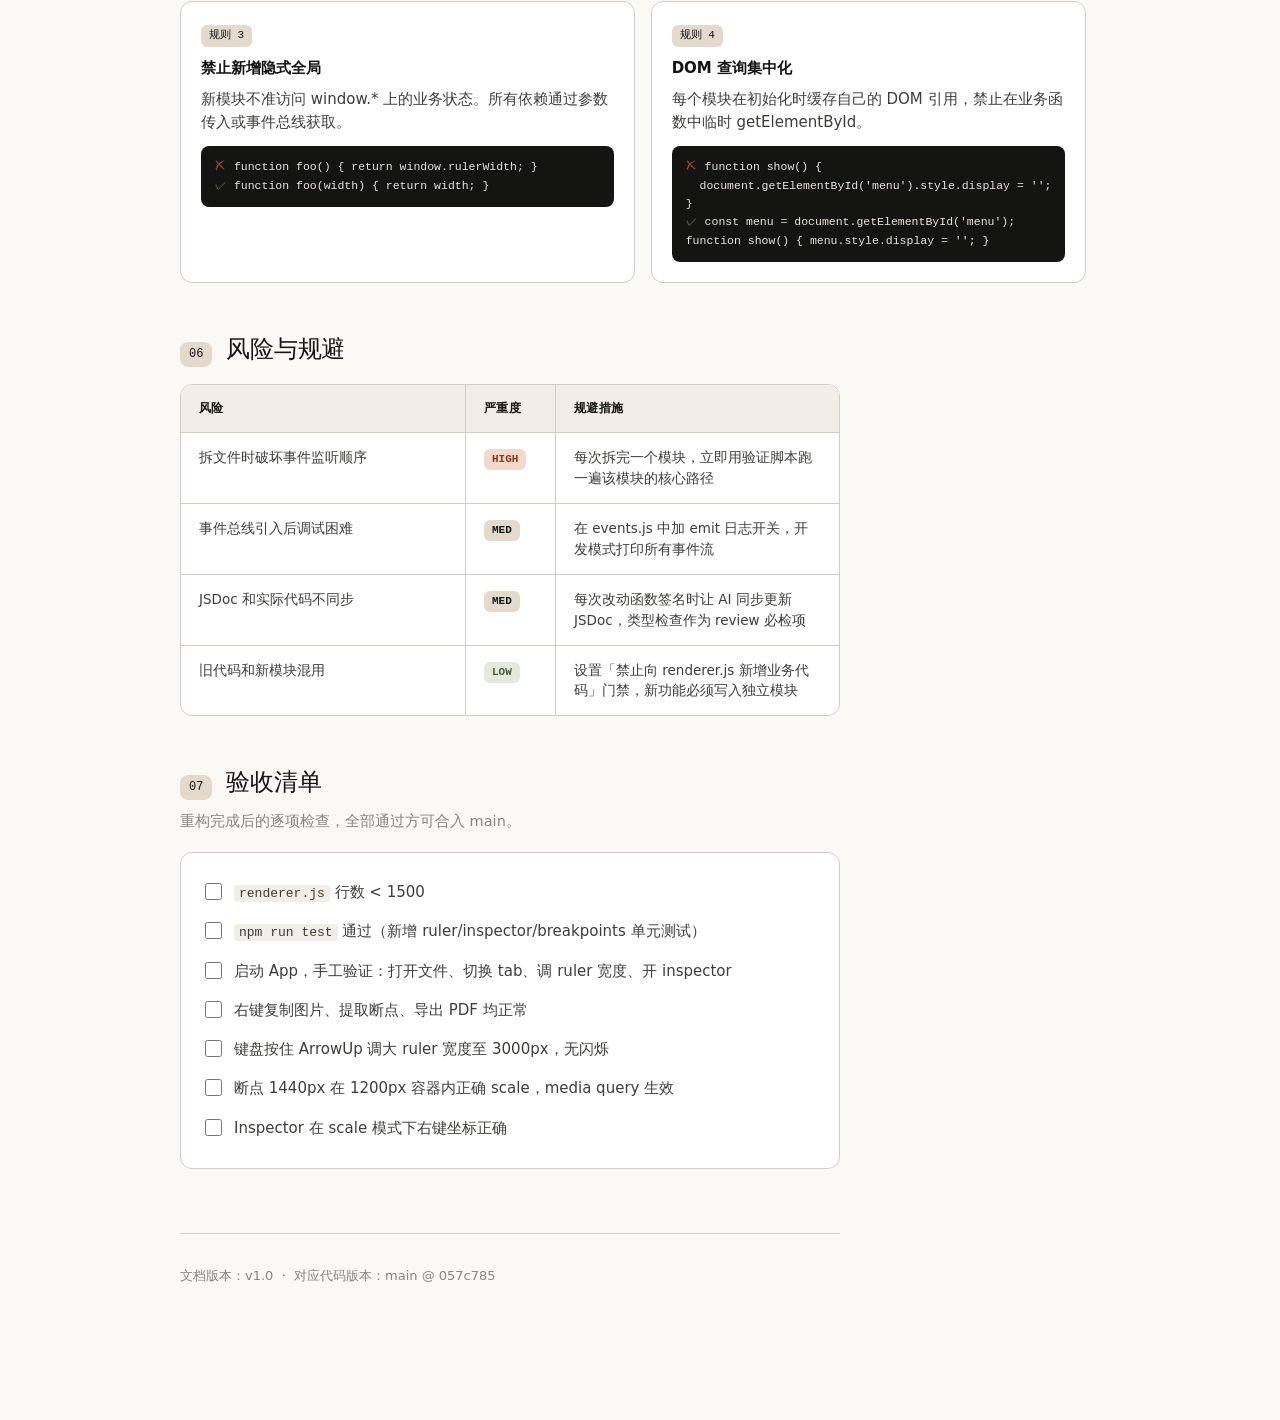
<file: helixo-refactor-plan.html>
<!DOCTYPE html>
<html lang="zh-CN">
<head>
  <meta charset="UTF-8">
  <meta name="viewport" content="width=device-width, initial-scale=1.0">
  <title>Helixo 重构方案 — 实施计划</title>
  <style>
    /* ================================================================
       设计令牌
       ================================================================ */
    :root {
      --ivory:    #FAF9F5;
      --slate:    #141413;
      --clay:     #D97757;
      --oat:      #E3DACC;
      --olive:    #788C5D;
      --rust:     #B04A3F;
      --gray-150: #F0EEE6;
      --gray-300: #D1CFC5;
      --gray-500: #87867F;
      --gray-700: #3D3D3A;
      --white:    #FFFFFF;

      --serif: ui-serif, Georgia, 'Times New Roman', serif;
      --sans:  system-ui, -apple-system, 'Segoe UI', Roboto, sans-serif;
      --mono:  ui-monospace, 'SF Mono', Menlo, Monaco, monospace;

      --radius-sm: 8px;
      --radius-md: 12px;
      --border: 1.5px solid var(--gray-300);
    }

    * { box-sizing: border-box; margin: 0; padding: 0; }
    html { scroll-behavior: smooth; }

    body {
      font-family: var(--sans);
      background: var(--ivory);
      color: var(--gray-700);
      font-size: 15px;
      line-height: 1.55;
      padding: 56px 32px 96px;
      -webkit-font-smoothing: antialiased;
    }

    .page {
      max-width: 920px;
      margin: 0 auto;
    }

    @media (max-width: 640px) {
      body { padding: 32px 20px 64px; }
    }

    /* ================================================================
       右侧大纲 (TOC)
       ================================================================ */
    .toc {
      position: fixed;
      top: 0;
      right: 0;
      width: 220px;
      height: 100vh;
      padding: 72px 20px 40px 0;
      overflow-y: auto;
      z-index: 50;
    }
    .toc-inner {
      border-left: 1.5px solid var(--gray-300);
      padding-left: 14px;
    }
    .toc-item {
      display: block;
      font-size: 12.5px;
      color: var(--gray-500);
      text-decoration: none;
      padding: 4px 0;
      line-height: 1.4;
      transition: color 120ms;
    }
    .toc-item:hover { color: var(--clay); }
    .toc-item.on { color: var(--slate); font-weight: 500; }
    .toc-item.h3 { padding-left: 12px; font-size: 11.5px; }

    .page.toc-pad { padding-right: 260px; }

    @media (max-width: 1100px) {
      .toc { display: none; }
      .page.toc-pad { padding-right: 32px; }
    }
    @media (max-width: 720px) {
      body { padding: 32px 20px 64px; }
      .page.toc-pad { padding-right: 20px; }
    }

    /* ================================================================
       排版
       ================================================================ */
    h1 {
      font-family: var(--serif);
      font-weight: 500;
      font-size: 38px;
      line-height: 1.15;
      color: var(--slate);
      margin-bottom: 18px;
      letter-spacing: -0.01em;
    }

    h2 {
      font-family: var(--serif);
      font-weight: 500;
      font-size: 24px;
      color: var(--slate);
      margin: 40px 0 14px;
      letter-spacing: -0.01em;
      scroll-margin-top: 20px;
    }

    h3 {
      font-family: var(--serif);
      font-weight: 500;
      font-size: 20px;
      color: var(--slate);
      margin: 28px 0 10px;
      scroll-margin-top: 20px;
    }

    h4 {
      font-family: var(--sans);
      font-weight: 600;
      font-size: 15px;
      color: var(--slate);
      margin: 18px 0 8px;
    }

    p { margin-bottom: 12px; max-width: 680px; }

    code {
      font-family: var(--mono);
      font-size: 13px;
      background: var(--gray-150);
      padding: 1px 5px;
      border-radius: 4px;
    }

    .eyebrow {
      font-family: var(--mono);
      font-size: 12px;
      letter-spacing: 0.08em;
      text-transform: uppercase;
      color: var(--gray-500);
      margin-bottom: 12px;
    }

    /* ================================================================
       需求盒子
       ================================================================ */
    .prompt-box {
      background: var(--gray-150);
      border: var(--border);
      border-radius: var(--radius-md);
      padding: 16px 20px;
      font-size: 14.5px;
      margin-bottom: 48px;
      max-width: 760px;
    }
    .prompt-box .label {
      font-family: var(--mono);
      font-size: 11px;
      text-transform: uppercase;
      letter-spacing: 0.06em;
      color: var(--gray-500);
      display: block;
      margin-bottom: 6px;
    }

    /* ================================================================
       摘要栏
       ================================================================ */
    .summary {
      display: grid;
      grid-template-columns: repeat(4, 1fr);
      gap: 16px;
      margin-bottom: 56px;
    }
    @media (max-width: 900px) { .summary { grid-template-columns: repeat(2, 1fr); } }

    .summary .cell {
      background: var(--white);
      border: var(--border);
      border-radius: var(--radius-md);
      padding: 18px 20px;
    }
    .summary .k {
      font-family: var(--mono);
      font-size: 11px;
      text-transform: uppercase;
      letter-spacing: 0.06em;
      color: var(--gray-500);
      margin-bottom: 6px;
    }
    .summary .v {
      font-size: 17px;
      color: var(--slate);
      font-weight: 600;
    }
    .summary .v.accent { color: var(--clay); }
    .summary .v.olive { color: var(--olive); }

    /* ================================================================
       痛点卡片网格
       ================================================================ */
    .pain-grid {
      display: grid;
      grid-template-columns: repeat(2, 1fr);
      gap: 16px;
      margin: 16px 0 32px;
    }
    @media (max-width: 760px) { .pain-grid { grid-template-columns: 1fr; } }

    .pain-card {
      background: var(--white);
      border: var(--border);
      border-radius: var(--radius-md);
      padding: 20px;
    }
    .pain-card .pain-head {
      display: flex;
      align-items: center;
      gap: 10px;
      margin-bottom: 10px;
    }
    .pain-card .pain-icon {
      width: 32px; height: 32px;
      border-radius: 8px;
      background: var(--oat);
      display: flex;
      align-items: center;
      justify-content: center;
      font-size: 14px;
      flex-shrink: 0;
    }
    .pain-card .pain-title {
      font-weight: 600;
      font-size: 15px;
      color: var(--slate);
    }
    .pain-card p {
      font-size: 13.5px;
      color: var(--gray-700);
      margin: 0;
      max-width: none;
    }
    .pain-card .pain-metric {
      font-family: var(--mono);
      font-size: 12px;
      color: var(--clay);
      margin-top: 10px;
      font-weight: 600;
    }

    /* ================================================================
       数据表
       ================================================================ */
    table.data {
      width: 100%;
      border-collapse: separate;
      border-spacing: 0;
      background: var(--white);
      border: var(--border);
      border-radius: var(--radius-md);
      overflow: hidden;
      margin: 16px 0;
    }
    table.data thead th {
      text-align: left;
      font-size: 11px;
      font-weight: 600;
      text-transform: uppercase;
      letter-spacing: 0.06em;
      color: var(--gray-500);
      background: var(--gray-150);
      padding: 12px 16px;
      border-bottom: 1px solid var(--gray-300);
    }
    table.data tbody td {
      padding: 13px 16px;
      border-bottom: 1px solid var(--gray-150);
      font-size: 14px;
      vertical-align: middle;
    }
    table.data tbody tr:last-child td { border-bottom: none; }
    table.data tbody tr:hover { background: var(--ivory); }

    .pill {
      display: inline-block;
      font-family: var(--mono);
      font-size: 11px;
      padding: 2px 8px;
      border-radius: 6px;
      font-weight: 600;
    }
    .pill.p0 { background: #F3D9CC; color: #8A3B1E; }
    .pill.p1 { background: var(--oat); color: var(--slate); }
    .pill.p2 { background: #E4E9DC; color: #4B5C39; }

    /* ================================================================
       目录树
       ================================================================ */
    .dir-tree {
      background: var(--slate);
      border-radius: var(--radius-md);
      padding: 20px 24px;
      margin: 16px 0;
      overflow-x: auto;
    }
    .dir-tree pre {
      font-family: var(--mono);
      font-size: 12.5px;
      line-height: 1.75;
      color: #E8E6DE;
    }
    .dir-tree .dir  { color: #C9B98A; }
    .dir-tree .file { color: #E8E6DE; }
    .dir-tree .unchanged { color: var(--gray-500); }
    .dir-tree .new { color: var(--olive); }
    .dir-tree .comment { color: var(--gray-500); }

    /* ================================================================
       模块卡片
       ================================================================ */
    .module-grid {
      display: grid;
      grid-template-columns: repeat(2, 1fr);
      gap: 16px;
      margin: 16px 0;
    }
    @media (max-width: 760px) { .module-grid { grid-template-columns: 1fr; } }

    .module-card {
      background: var(--white);
      border: var(--border);
      border-radius: var(--radius-md);
      padding: 20px;
    }
    .module-card .mod-name {
      font-family: var(--mono);
      font-size: 13px;
      font-weight: 600;
      color: var(--slate);
      margin-bottom: 6px;
    }
    .module-card .mod-desc {
      font-size: 13.5px;
      color: var(--gray-700);
      margin-bottom: 10px;
    }
    .module-card .mod-forbid {
      font-size: 12.5px;
      color: var(--rust);
      margin-bottom: 10px;
    }
    .module-card .mod-forbid strong { color: var(--slate); }
    .module-card .mod-api {
      background: var(--slate);
      border-radius: var(--radius-sm);
      padding: 12px 14px;
      overflow-x: auto;
    }
    .module-card .mod-api pre {
      font-family: var(--mono);
      font-size: 11.5px;
      line-height: 1.6;
      color: #E8E6DE;
    }
    .module-card .mod-api .kw { color: var(--clay); }
    .module-card .mod-api .fn { color: #C9B98A; }
    .module-card .mod-api .cm { color: var(--gray-500); }

    /* ================================================================
       时间线
       ================================================================ */
    .milestones { display: flex; flex-direction: column; gap: 0; }
    .milestone {
      display: grid;
      grid-template-columns: 130px 28px 1fr;
      gap: 0 18px;
      position: relative;
    }
    .milestone .when {
      text-align: right;
      font-family: var(--mono);
      font-size: 12px;
      color: var(--gray-500);
      padding-top: 4px;
    }
    .milestone .dot-col {
      display: flex;
      flex-direction: column;
      align-items: center;
    }
    .milestone .dot {
      width: 14px; height: 14px;
      border-radius: 50%;
      background: var(--white);
      border: 3px solid var(--clay);
      margin-top: 4px;
      flex-shrink: 0;
    }
    .milestone .dot.p0 { border-color: var(--rust); }
    .milestone .dot.p1 { border-color: var(--clay); }
    .milestone .dot.p2 { border-color: var(--olive); }
    .milestone .line {
      width: 2px;
      flex: 1;
      background: var(--gray-300);
      margin: 4px 0;
    }
    .milestone:last-child .line { display: none; }
    .milestone .body { padding-bottom: 36px; }
    .milestone .body h3 {
      font-family: var(--serif);
      font-weight: 500;
      font-size: 19px;
      color: var(--slate);
      margin: 0 0 6px;
    }
    .milestone .body p {
      font-size: 14px;
      color: var(--gray-500);
      margin-bottom: 10px;
      max-width: 620px;
    }
    .milestone .tags { display: flex; gap: 8px; flex-wrap: wrap; }
    .milestone .tag {
      font-family: var(--mono);
      font-size: 11.5px;
      background: var(--gray-150);
      border: 1px solid var(--gray-300);
      border-radius: 6px;
      padding: 3px 8px;
      color: var(--gray-700);
    }

    /* ================================================================
       事件总线表格
       ================================================================ */
    .event-table-wrap {
      border: var(--border);
      border-radius: var(--radius-md);
      overflow: hidden;
      background: var(--white);
      margin: 16px 0;
    }
    .event-table {
      width: 100%;
      border-collapse: collapse;
    }
    .event-table thead th {
      text-align: left;
      font-size: 11px;
      font-weight: 600;
      text-transform: uppercase;
      letter-spacing: 0.06em;
      color: var(--gray-500);
      background: var(--gray-150);
      padding: 12px 16px;
      border-bottom: 1px solid var(--gray-300);
    }
    .event-table tbody td {
      padding: 12px 16px;
      border-bottom: 1px solid var(--gray-150);
      font-size: 13.5px;
      vertical-align: middle;
    }
    .event-table tbody tr:last-child td { border-bottom: none; }
    .event-table .ev-name {
      font-family: var(--mono);
      font-size: 12.5px;
      color: var(--clay);
      font-weight: 600;
    }
    .event-table .ev-dir {
      font-family: var(--mono);
      font-size: 11px;
      color: var(--gray-500);
    }

    /* ================================================================
       规则卡片
       ================================================================ */
    .rule-grid {
      display: grid;
      grid-template-columns: repeat(2, 1fr);
      gap: 16px;
      margin: 16px 0;
    }
    @media (max-width: 760px) { .rule-grid { grid-template-columns: 1fr; } }

    .rule-card {
      background: var(--white);
      border: var(--border);
      border-radius: var(--radius-md);
      padding: 20px;
    }
    .rule-card .rule-num {
      font-family: var(--mono);
      font-size: 11px;
      background: var(--oat);
      color: var(--slate);
      padding: 2px 8px;
      border-radius: 6px;
      margin-bottom: 10px;
      display: inline-block;
    }
    .rule-card h4 { margin-top: 0; }
    .rule-card pre {
      background: var(--slate);
      border-radius: var(--radius-sm);
      padding: 12px 14px;
      font-family: var(--mono);
      font-size: 11.5px;
      line-height: 1.6;
      color: #E8E6DE;
      overflow-x: auto;
      margin: 10px 0 0;
    }
    .rule-card pre .bad { color: var(--rust); }
    .rule-card pre .good { color: var(--olive); }

    /* ================================================================
       风险表
       ================================================================ */
    .risks {
      border: var(--border);
      border-radius: var(--radius-md);
      overflow: hidden;
      background: var(--white);
      margin: 16px 0;
    }
    .risks .row {
      display: grid;
      grid-template-columns: 1.6fr 90px 1.6fr;
      gap: 0;
    }
    @media (max-width: 780px) { .risks .row { grid-template-columns: 1fr; } }
    .risks .row + .row { border-top: var(--border); }
    .risks .cell { padding: 14px 18px; font-size: 13.5px; }
    .risks .cell + .cell { border-left: var(--border); }
    @media (max-width: 780px) { .risks .cell + .cell { border-left: none; border-top: 1px dashed var(--gray-300); } }
    .risks .head { background: var(--gray-150); font-weight: 600; color: var(--slate); font-size: 12px; text-transform: uppercase; letter-spacing: 0.04em; }
    .sev {
      display: inline-block;
      font-family: var(--mono);
      font-size: 11px;
      padding: 2px 8px;
      border-radius: 6px;
      font-weight: 600;
    }
    .sev.high { background: #F3D9CC; color: #8A3B1E; }
    .sev.med  { background: var(--oat); color: var(--slate); }
    .sev.low  { background: #E4E9DC; color: #4B5C39; }

    /* ================================================================
       验收清单
       ================================================================ */
    .checklist { list-style: none; padding: 0; }
    .checklist li {
      display: flex;
      align-items: flex-start;
      gap: 12px;
      padding: 8px 0;
    }
    .checklist input[type="checkbox"] {
      width: 17px; height: 17px;
      margin-top: 2px;
      accent-color: var(--olive);
      cursor: pointer;
      flex-shrink: 0;
    }
    .checklist label { cursor: pointer; flex: 1; }

    .checklist-box {
      background: var(--white);
      border: var(--border);
      border-radius: var(--radius-md);
      padding: 20px 24px;
      margin: 16px 0;
    }

    /* ================================================================
       代码块
       ================================================================ */
    .code {
      background: var(--slate);
      border-radius: var(--radius-md);
      padding: 18px 20px;
      overflow-x: auto;
      margin: 12px 0;
    }
    .code pre {
      font-family: var(--mono);
      font-size: 12.5px;
      line-height: 1.65;
      color: #E8E6DE;
      white-space: pre;
    }
    .code .kw  { color: var(--clay); }
    .code .str { color: var(--olive); }
    .code .cm  { color: var(--gray-500); }
    .code .fn  { color: #C9B98A; }

    /* ================================================================
       章节
       ================================================================ */
    section { margin-bottom: 48px; }

    .sec-head {
      display: flex;
      align-items: baseline;
      gap: 14px;
      margin-bottom: 8px;
    }
    .sec-head .num {
      font-family: var(--mono);
      font-size: 12px;
      background: var(--oat);
      color: var(--slate);
      padding: 3px 9px;
      border-radius: 8px;
    }
    .sec-head h2 { margin: 0; }
    .sec-intro {
      font-size: 14.5px;
      color: var(--gray-500);
      max-width: 720px;
      margin-bottom: 20px;
    }

    /* ================================================================
       模块图
       ================================================================ */
    .module-map {
      background: var(--white);
      border: var(--border);
      border-radius: var(--radius-md);
      padding: 28px;
      overflow-x: auto;
      margin: 16px 0;
    }
    .module-map svg { display: block; min-width: 700px; }
    .module-map text { font-family: var(--mono); font-size: 11.5px; }
    .caption { font-size: 13px; color: var(--gray-500); margin-top: 12px; }

    /* ================================================================
       标签
       ================================================================ */
    .chip {
      font-family: var(--mono);
      font-size: 11.5px;
      background: var(--gray-150);
      border: var(--border);
      color: var(--gray-700);
      padding: 5px 10px;
      border-radius: var(--radius-sm);
      white-space: nowrap;
      display: inline-block;
    }
  </style>
</head>
<body>

<nav class="toc" id="toc" aria-label="目录">
  <div class="toc-inner"></div>
</nav>

<div class="page toc-pad">

  <header>
    <div class="eyebrow">探索与规划 · Helixo 架构重构</div>
    <h1>Helixo 重构方案</h1>
    <div class="prompt-box">
      <span class="label">原始需求</span>
      降低单文件认知负荷，建立模块边界，让 AI 辅助改动时能够准确定位影响面、减少回归。将 ~5300 行的 renderer.js 拆分为职责清晰的模块，引入事件总线，补充核心路径单元测试。
    </div>
  </header>

  <!-- ================================================================ -->

  <div class="summary">
    <div class="cell"><div class="k">renderer.js 当前</div><div class="v accent">~5300 行</div></div>
    <div class="cell"><div class="k">目标单文件上限</div><div class="v olive">&lt; 1500 行</div></div>
    <div class="cell"><div class="k">预计工期</div><div class="v">5-8 天</div></div>
    <div class="cell"><div class="k">测试覆盖模块</div><div class="v">3 个</div></div>
  </div>

  <!-- ================================================================ -->

  <section>
    <div class="sec-head"><span class="num">01</span><h2 id="pain-points">现状与痛点</h2></div>
    <p class="sec-intro">四个核心问题导致「改 A break B」的回归成本持续高于开发成本。</p>

    <div class="pain-grid">
      <div class="pain-card">
        <div class="pain-head">
          <div class="pain-icon">&#128451;</div>
          <div class="pain-title">文件规模失衡</div>
        </div>
        <p>DOM 事件、业务逻辑、状态管理、UI 更新全部杂糅在 renderer.js 中。改一处功能需要在 5000+ 行中跨多个逻辑区域跳跃。</p>
        <div class="pain-metric">renderer.js ~5300 行</div>
      </div>
      <div class="pain-card">
        <div class="pain-head">
          <div class="pain-icon">&#128269;</div>
          <div class="pain-title">隐式全局依赖</div>
        </div>
        <p>大量函数通过闭包变量和 DOM querySelector 隐式获取状态。AI 需要全文搜索才能确认调用方和数据流。</p>
        <div class="pain-metric">调用链不可追踪</div>
      </div>
      <div class="pain-card">
        <div class="pain-head">
          <div class="pain-icon">&#128172;</div>
          <div class="pain-title">事件链路分散</div>
        </div>
        <p>iframe 与 renderer 通信涉及 postMessage、巨型 switch、多处直接回传。新增 inspector 操作需改 3~4 个不相关区域。</p>
        <div class="pain-metric">改动面不可预测</div>
      </div>
      <div class="pain-card">
        <div class="pain-head">
          <div class="pain-icon">&#128736;</div>
          <div class="pain-title">无自动化测试</div>
        </div>
        <p>所有验证依赖手工启动 App 点击。最近 3 次迭代均出现回归，修复成本高于开发成本。</p>
        <div class="pain-metric">0 单元测试</div>
      </div>
    </div>
  </section>

  <!-- ================================================================ -->

  <section>
    <div class="sec-head"><span class="num">02</span><h2 id="goals">重构目标</h2></div>
    <p class="sec-intro">按优先级分层，P0 必须完成，P1 强烈建议，P2 锦上添花。</p>

    <table class="data">
      <thead>
        <tr>
          <th>优先级</th>
          <th>目标</th>
          <th>验收标准</th>
        </tr>
      </thead>
      <tbody>
        <tr>
          <td><span class="pill p0">P0</span></td>
          <td>拆分 renderer.js</td>
          <td>单文件 &lt; 1500 行，每个业务领域独立文件</td>
        </tr>
        <tr>
          <td><span class="pill p0">P0</span></td>
          <td>显式化模块接口</td>
          <td>每个模块的导出函数有 JSDoc，无隐式全局依赖</td>
        </tr>
        <tr>
          <td><span class="pill p1">P1</span></td>
          <td>引入事件总线</td>
          <td>iframe/inspector/zoom/ruler 通过命名事件通信，不直接调用内部函数</td>
        </tr>
        <tr>
          <td><span class="pill p1">P1</span></td>
          <td>补核心路径单元测试</td>
          <td>applyRulerToGroup、extractBreakpointsFromIframe、inspector 坐标转换有测试覆盖</td>
        </tr>
        <tr>
          <td><span class="pill p2">P2</span></td>
          <td>建立架构说明文档</td>
          <td>新 AI 会话能在 5 分钟内理解模块边界和关键约定</td>
        </tr>
      </tbody>
    </table>
  </section>

  <!-- ================================================================ -->

  <section>
    <div class="sec-head"><span class="num">03</span><h2 id="structure">模块拆分方案</h2></div>
    <p class="sec-intro">从单一巨石文件演进为按业务领域分层的模块树。</p>

    <h3 id="dir-tree">目标目录结构</h3>
    <div class="dir-tree">
      <pre>src/renderer/
<span class="unchanged">  index.html              # 不变</span>
<span class="unchanged">  index.css               # 不变</span>
<span class="unchanged">  i18n.js                 # 不变</span>
<span class="unchanged">  helixo.js               # 不变（全局配置/常量）</span>
<span class="unchanged">  utils.js                # 不变（通用工具函数）</span>
<span class="unchanged">  preview.js              # 不变（iframe 内注入脚本）</span>

<span class="new">  main.js                 # 入口：初始化顺序、模块组装、全局快捷键</span>

<span class="dir">  tabs/</span>
<span class="new">    controller.js         # Tab 增删改查、状态管理</span>
<span class="new">    renderer.js           # Tab DOM 渲染（tab bar、iframe 创建/复用）</span>
<span class="new">    navigation.js         # 前进后退、链接点击、hash 导航</span>

<span class="dir">  preview/</span>
<span class="new">    manager.js            # iframe src 加载、生命周期、刷新控制</span>
<span class="new">    ruler.js              # 标尺宽度计算、applyRulerToGroup、ResizeObserver</span>
<span class="new">    zoom.js               # 缩放值管理、setFrameDocumentZoom、reset</span>
<span class="new">    inspector.js          # 检查器开关、tooltip、context menu、坐标转换</span>

<span class="dir">  analyze/</span>
<span class="new">    index.js              # Analyze 面板入口，注册各模块</span>
<span class="new">    colorPalette.js       # 色彩提取、刷新、渲染</span>
<span class="new">    typography.js         # 字体清单提取、刷新、渲染</span>
<span class="new">    breakpoints.js        # 断点提取、渲染、点击事件</span>

<span class="dir">  fileTree/</span>
<span class="new">    renderer.js           # 树形 DOM 渲染</span>
<span class="new">    interactions.js       # 点击、拖拽、右键菜单</span>
<span class="new">    search.js             # 过滤、高亮</span>

<span class="unchanged">  workspace.js            # 已存在：工作区状态序列化/反序列化</span>
<span class="unchanged">  status.js               # 已存在：状态栏消息</span>
<span class="unchanged">  outline.js              # 已存在：大纲渲染</span>
<span class="new">  events.js               # 新增：轻量事件总线</span></pre>
    </div>

    <h3 id="module-boundaries">关键模块职责边界</h3>
    <div class="module-grid">
      <div class="module-card">
        <div class="mod-name">preview/manager.js</div>
        <div class="mod-desc">管理 iframe 的创建、销毁、src 加载。</div>
        <div class="mod-forbid"><strong>禁止：</strong>直接操作 ruler width、zoom level、inspector state</div>
        <div class="mod-api"><pre><span class="kw">export function</span> <span class="fn">createPreviewFrame</span>(container, src)
<span class="kw">export function</span> <span class="fn">loadPreviewFrame</span>(frame, src)</pre></div>
      </div>
      <div class="module-card">
        <div class="mod-name">preview/ruler.js</div>
        <div class="mod-desc">唯一有权修改 iframe 的 width/height/transform 的模块。</div>
        <div class="mod-forbid"><strong>禁止：</strong>直接调用 zoom 或 inspector 的函数</div>
        <div class="mod-api"><pre><span class="kw">export function</span> <span class="fn">computeRulerStyles</span>(width, cw, ch)
<span class="kw">export function</span> <span class="fn">applyRulerToGroup</span>(group, width)</pre></div>
      </div>
      <div class="module-card">
        <div class="mod-name">preview/inspector.js</div>
        <div class="mod-desc">管理检查器开关状态、tooltip、context menu、坐标映射。</div>
        <div class="mod-forbid"><strong>禁止：</strong>直接修改 iframe 样式或 ruler 状态</div>
        <div class="mod-api"><pre><span class="kw">export function</span> <span class="fn">enableInspector</span>(tab)
<span class="kw">export function</span> <span class="fn">disableInspector</span>(tab)
<span class="kw">export function</span> <span class="fn">mapInspectorCoords</span>(x, y, iframe)</pre></div>
      </div>
      <div class="module-card">
        <div class="mod-name">events.js（事件总线）</div>
        <div class="mod-desc">轻量级 pub/sub，基于 EventTarget。</div>
        <div class="mod-forbid"><strong>禁止：</strong>在事件处理器中同步触发新事件（防循环）</div>
        <div class="mod-api"><pre><span class="kw">export function</span> <span class="fn">on</span>(event, handler)
<span class="kw">export function</span> <span class="fn">emit</span>(event, payload)</pre></div>
      </div>
    </div>

    <h3 id="event-bus">事件总线约定</h3>
    <div class="event-table-wrap">
      <table class="event-table">
        <thead>
          <tr>
            <th>事件名</th>
            <th>发布者</th>
            <th>订阅者</th>
          </tr>
        </thead>
        <tbody>
          <tr>
            <td><span class="ev-name">tab:switched</span></td>
            <td><span class="ev-dir">tabs/controller.js</span></td>
            <td>preview/inspector.js, preview/zoom.js</td>
          </tr>
          <tr>
            <td><span class="ev-name">ruler:changed</span></td>
            <td><span class="ev-dir">preview/ruler.js</span></td>
            <td>preview/inspector.js（重算坐标映射）</td>
          </tr>
          <tr>
            <td><span class="ev-name">inspector:contextmenu</span></td>
            <td><span class="ev-dir">preview/inspector.js</span></td>
            <td>main.js（显示菜单）</td>
          </tr>
          <tr>
            <td><span class="ev-name">inspector:copyImage</span></td>
            <td><span class="ev-dir">main.js</span></td>
            <td>preview/inspector.js</td>
          </tr>
          <tr>
            <td><span class="ev-name">zoom:changed</span></td>
            <td><span class="ev-dir">preview/zoom.js</span></td>
            <td>preview/manager.js</td>
          </tr>
        </tbody>
      </table>
    </div>
  </section>

  <!-- ================================================================ -->

  <section>
    <div class="sec-head"><span class="num">04</span><h2 id="phases">重构步骤</h2></div>
    <p class="sec-intro">按风险从低到高分 5 个 Phase，每个 Phase 独立可验证。</p>

    <div class="milestones">
      <div class="milestone">
        <div class="when">Phase 1<br>1-2 天</div>
        <div class="dot-col"><span class="dot p0"></span><span class="line"></span></div>
        <div class="body">
          <h3>安全提取（不改行为）</h3>
          <p>把最近改动最频繁、bug 最多的两个模块先从 renderer.js 中剥离。验证 App 行为与重构前完全一致。</p>
          <div class="tags">
            <span class="tag">提取 preview/ruler.js</span>
            <span class="tag">提取 preview/inspector.js</span>
            <span class="tag">保留 handlePreviewMessage dispatcher</span>
          </div>
        </div>
      </div>
      <div class="milestone">
        <div class="when">Phase 2<br>1-2 天</div>
        <div class="dot-col"><span class="dot p0"></span><span class="line"></span></div>
        <div class="body">
          <h3>事件总线化</h3>
          <p>解除 ruler/inspector/zoom/tabs 之间的直接函数调用，改为命名事件通信。</p>
          <div class="tags">
            <span class="tag">实现 events.js</span>
            <span class="tag">syncInspectorToTab → tab:switched</span>
            <span class="tag">handlePreviewMessage 分支 → 事件订阅</span>
          </div>
        </div>
      </div>
      <div class="milestone">
        <div class="when">Phase 3<br>1 天</div>
        <div class="dot-col"><span class="dot p1"></span><span class="line"></span></div>
        <div class="body">
          <h3>Analyze 面板拆分</h3>
          <p>把 Color Palette、Typography、Breakpoints 拆成独立模块，analyze/index.js 作为聚合入口。</p>
          <div class="tags">
            <span class="tag">analyze/colorPalette.js</span>
            <span class="tag">analyze/typography.js</span>
            <span class="tag">analyze/breakpoints.js</span>
          </div>
        </div>
      </div>
      <div class="milestone">
        <div class="when">Phase 4<br>2-3 天</div>
        <div class="dot-col"><span class="dot p1"></span><span class="line"></span></div>
        <div class="body">
          <h3>补核心路径单元测试</h3>
          <p>给最脆弱的交叉边界加单元测试：ruler scale 计算、breakpoints 提取、inspector 坐标转换。</p>
          <div class="tags">
            <span class="tag">preview/ruler.test.js</span>
            <span class="tag">analyze/breakpoints.test.js</span>
            <span class="tag">preview/inspector.test.js</span>
          </div>
        </div>
      </div>
      <div class="milestone">
        <div class="when">Phase 5<br>可选</div>
        <div class="dot-col"><span class="dot p2"></span><span class="line"></span></div>
        <div class="body">
          <h3>File Tree 拆分</h3>
          <p>如需更复杂的文件操作（多选、批量删除），再拆 fileTree/renderer.js 和 fileTree/interactions.js。</p>
          <div class="tags">
            <span class="tag">fileTree/renderer.js</span>
            <span class="tag">fileTree/interactions.js</span>
            <span class="tag">fileTree/search.js</span>
          </div>
        </div>
      </div>
    </div>
  </section>

  <!-- ================================================================ -->

  <section>
    <div class="sec-head"><span class="num">05</span><h2 id="rules">代码规范约定</h2></div>
    <p class="sec-intro">四条硬性规则，重构过程中新写的模块必须遵守。</p>

    <div class="rule-grid">
      <div class="rule-card">
        <span class="rule-num">规则 1</span>
        <h4>模块间调用规则</h4>
        <p>允许向下调用，禁止横向直接操纵。跨领域通信必须通过事件总线。</p>
        <pre><span class="bad">&#10007;</span> analyze/breakpoints.js → preview/ruler.js
<span class="good">&#10003;</span> analyze/breakpoints.js → emit('ruler:setWidth', 1440)
<span class="good">&#10003;</span> preview/ruler.js → on('ruler:setWidth', ...)</pre>
      </div>
      <div class="rule-card">
        <span class="rule-num">规则 2</span>
        <h4>函数签名必须带 JSDoc</h4>
        <p>每个导出的函数都要有 @param 和 @returns，复杂对象用 @typedef。</p>
        <pre><span class="good">&#10003;</span> <span class="kw">@param</span> {Object} group
<span class="good">&#10003;</span> <span class="kw">@param</span> {string|number} width
<span class="good">&#10003;</span> <span class="kw">@returns</span> {RulerStyles}</span></pre>
      </div>
      <div class="rule-card">
        <span class="rule-num">规则 3</span>
        <h4>禁止新增隐式全局</h4>
        <p>新模块不准访问 window.* 上的业务状态。所有依赖通过参数传入或事件总线获取。</p>
        <pre><span class="bad">&#10007;</span> <span class="kw">function</span> foo() { <span class="kw">return</span> window.rulerWidth; }</span>
<span class="good">&#10003;</span> <span class="kw">function</span> foo(width) { <span class="kw">return</span> width; }</pre>
      </div>
      <div class="rule-card">
        <span class="rule-num">规则 4</span>
        <h4>DOM 查询集中化</h4>
        <p>每个模块在初始化时缓存自己的 DOM 引用，禁止在业务函数中临时 getElementById。</p>
        <pre><span class="bad">&#10007;</span> <span class="kw">function</span> show() {
  document.getElementById('menu').style.display = '';
}
<span class="good">&#10003;</span> <span class="kw">const</span> menu = document.getElementById('menu');
<span class="kw">function</span> show() { menu.style.display = ''; }</pre>
      </div>
    </div>
  </section>

  <!-- ================================================================ -->

  <section>
    <div class="sec-head"><span class="num">06</span><h2 id="risks">风险与规避</h2></div>

    <div class="risks">
      <div class="row">
        <div class="cell head">风险</div>
        <div class="cell head">严重度</div>
        <div class="cell head">规避措施</div>
      </div>
      <div class="row">
        <div class="cell">拆文件时破坏事件监听顺序</div>
        <div class="cell"><span class="sev high">HIGH</span></div>
        <div class="cell">每次拆完一个模块，立即用验证脚本跑一遍该模块的核心路径</div>
      </div>
      <div class="row">
        <div class="cell">事件总线引入后调试困难</div>
        <div class="cell"><span class="sev med">MED</span></div>
        <div class="cell">在 events.js 中加 emit 日志开关，开发模式打印所有事件流</div>
      </div>
      <div class="row">
        <div class="cell">JSDoc 和实际代码不同步</div>
        <div class="cell"><span class="sev med">MED</span></div>
        <div class="cell">每次改动函数签名时让 AI 同步更新 JSDoc，类型检查作为 review 必检项</div>
      </div>
      <div class="row">
        <div class="cell">旧代码和新模块混用</div>
        <div class="cell"><span class="sev low">LOW</span></div>
        <div class="cell">设置「禁止向 renderer.js 新增业务代码」门禁，新功能必须写入独立模块</div>
      </div>
    </div>
  </section>

  <!-- ================================================================ -->

  <section>
    <div class="sec-head"><span class="num">07</span><h2 id="checklist">验收清单</h2></div>
    <p class="sec-intro">重构完成后的逐项检查，全部通过方可合入 main。</p>

    <div class="checklist-box">
      <ul class="checklist">
        <li><input type="checkbox" id="c1"><label for="c1"><code>renderer.js</code> 行数 &lt; 1500</label></li>
        <li><input type="checkbox" id="c2"><label for="c2"><code>npm run test</code> 通过（新增 ruler/inspector/breakpoints 单元测试）</label></li>
        <li><input type="checkbox" id="c3"><label for="c3">启动 App，手工验证：打开文件、切换 tab、调 ruler 宽度、开 inspector</label></li>
        <li><input type="checkbox" id="c4"><label for="c4">右键复制图片、提取断点、导出 PDF 均正常</label></li>
        <li><input type="checkbox" id="c5"><label for="c5">键盘按住 ArrowUp 调大 ruler 宽度至 3000px，无闪烁</label></li>
        <li><input type="checkbox" id="c6"><label for="c6">断点 1440px 在 1200px 容器内正确 scale，media query 生效</label></li>
        <li><input type="checkbox" id="c7"><label for="c7">Inspector 在 scale 模式下右键坐标正确</label></li>
      </ul>
    </div>
  </section>

  <!-- ================================================================ -->

  <section style="margin-top:64px; padding-top:32px; border-top: var(--border);">
    <p style="font-size:13px; color: var(--gray-500);">
      文档版本：v1.0 &nbsp;·&nbsp; 对应代码版本：main @ 057c785
    </p>
  </section>

</div>

<script>
  /* ================================================================
     大纲自动生成 + 滚动高亮
     ================================================================ */
  (function() {
    var toc = document.querySelector('.toc-inner');
    if (!toc) return;
    var headings = document.querySelectorAll('h2[id], h3[id]');
    headings.forEach(function(h) {
      var a = document.createElement('a');
      a.href = '#' + h.id;
      a.textContent = h.textContent;
      a.className = 'toc-item ' + h.tagName.toLowerCase();
      a.addEventListener('click', function(e) {
        e.preventDefault();
        h.scrollIntoView({ behavior: 'smooth', block: 'start' });
      });
      toc.appendChild(a);
    });

    var items = document.querySelectorAll('.toc-item');
    var observer = new IntersectionObserver(function(entries) {
      entries.forEach(function(entry) {
        if (entry.isIntersecting) {
          items.forEach(function(it) { it.classList.remove('on'); });
          var active = document.querySelector('.toc-item[href="#' + entry.target.id + '"]');
          if (active) active.classList.add('on');
        }
      });
    }, { rootMargin: '-20% 0px -60% 0px' });

    headings.forEach(function(h) { observer.observe(h); });
  })();
</script>

</body>
</html>
</file>
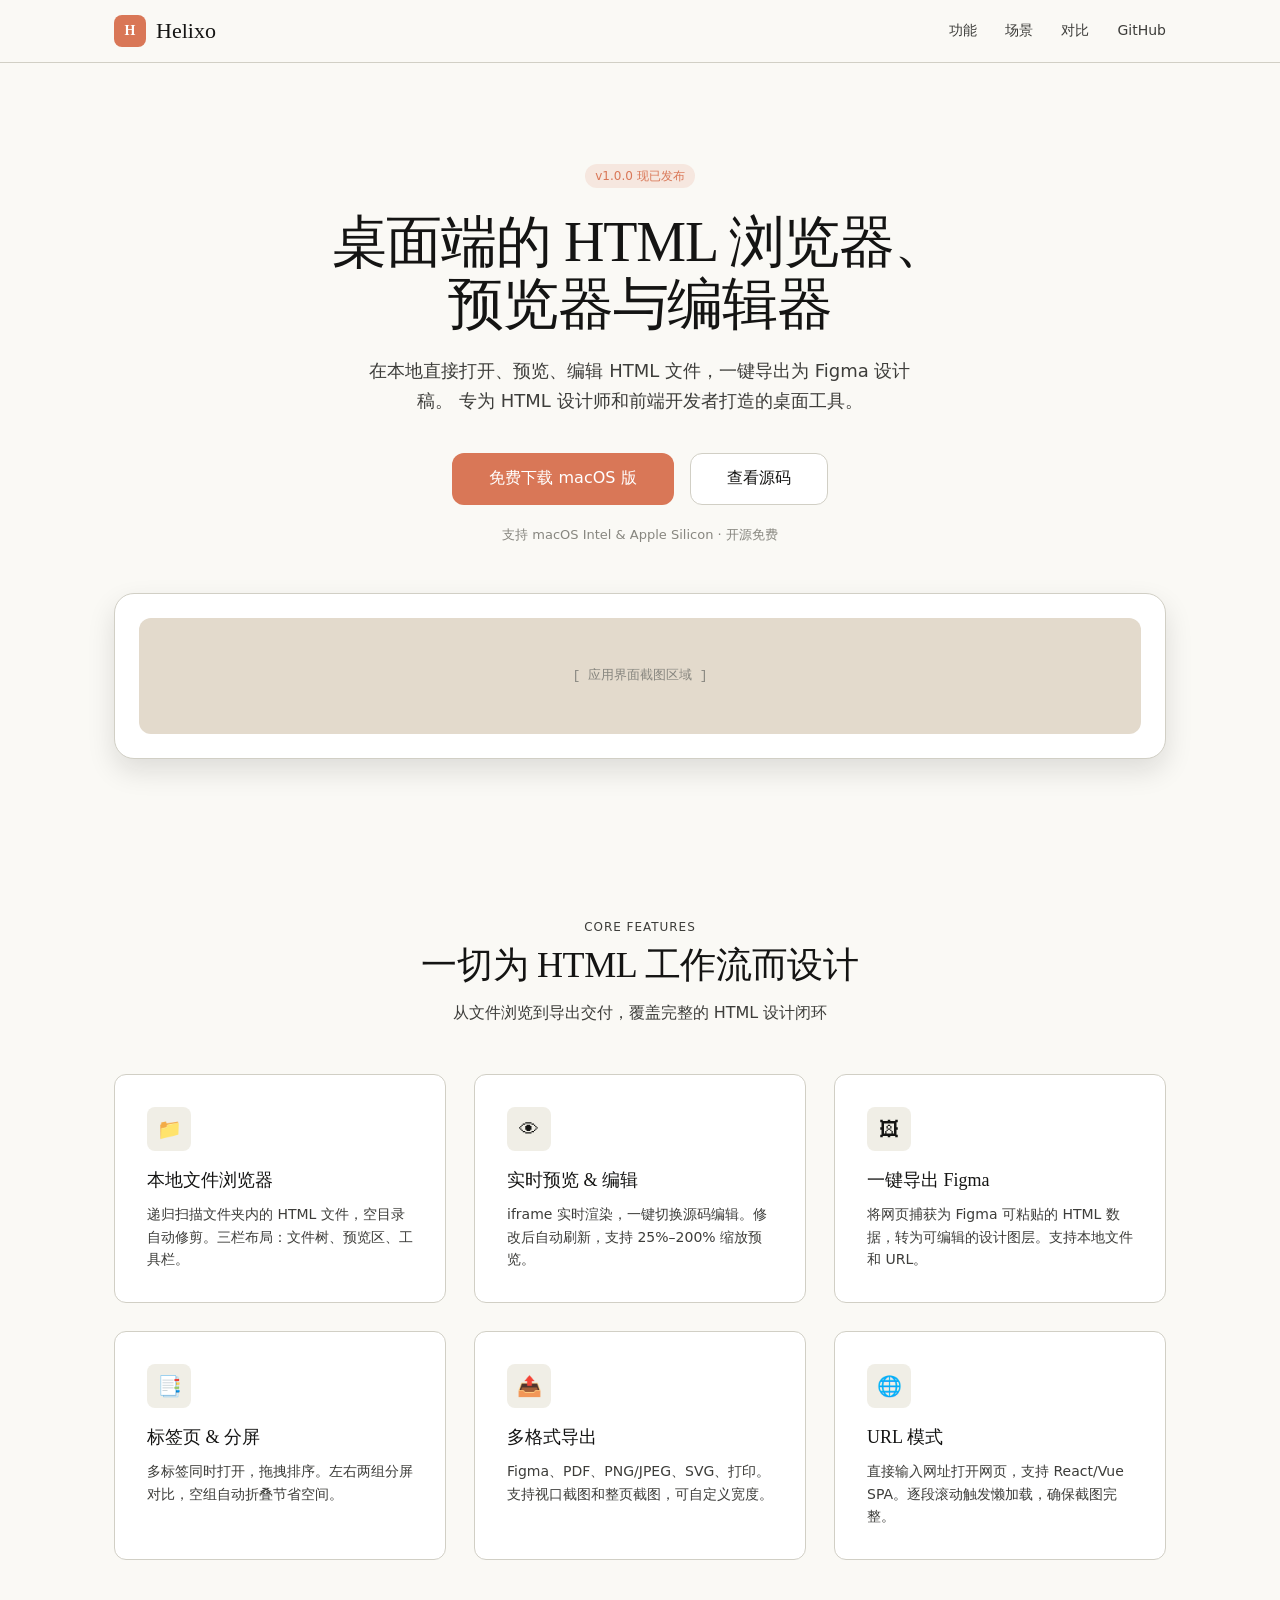
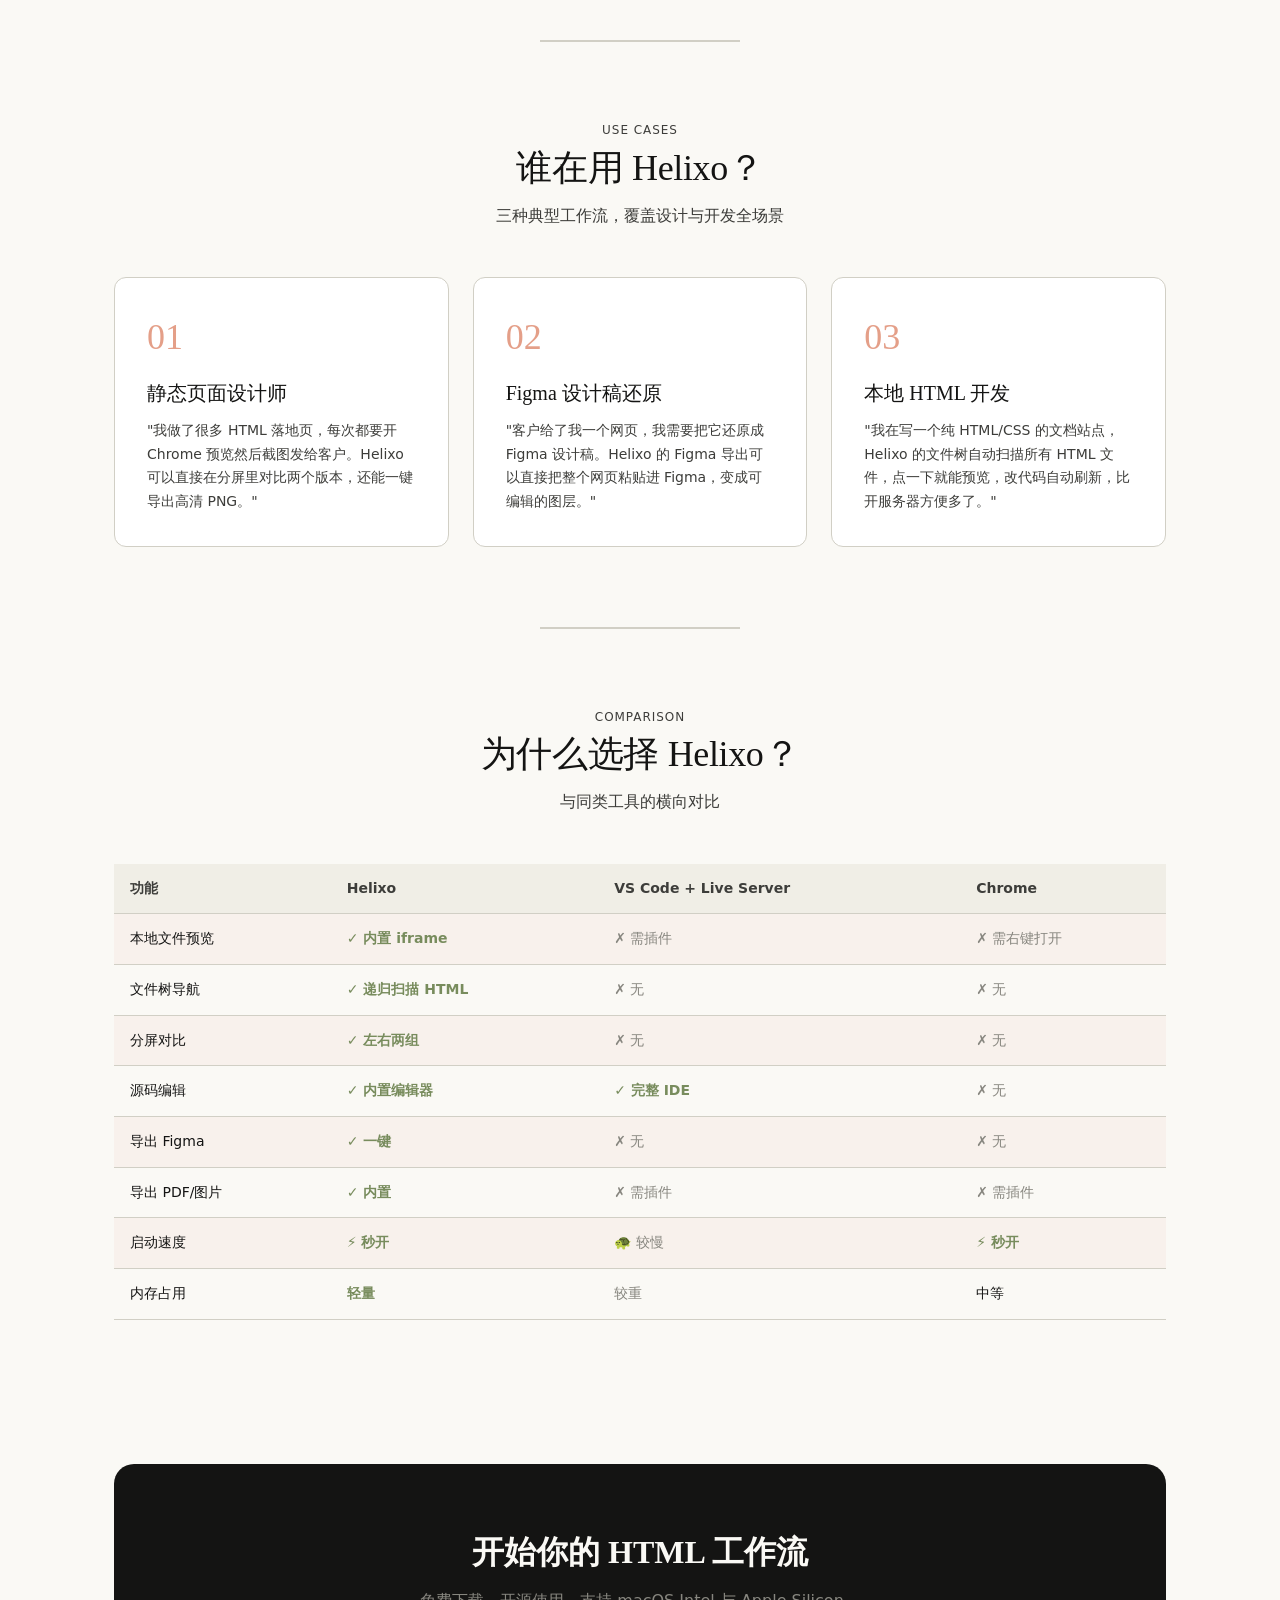
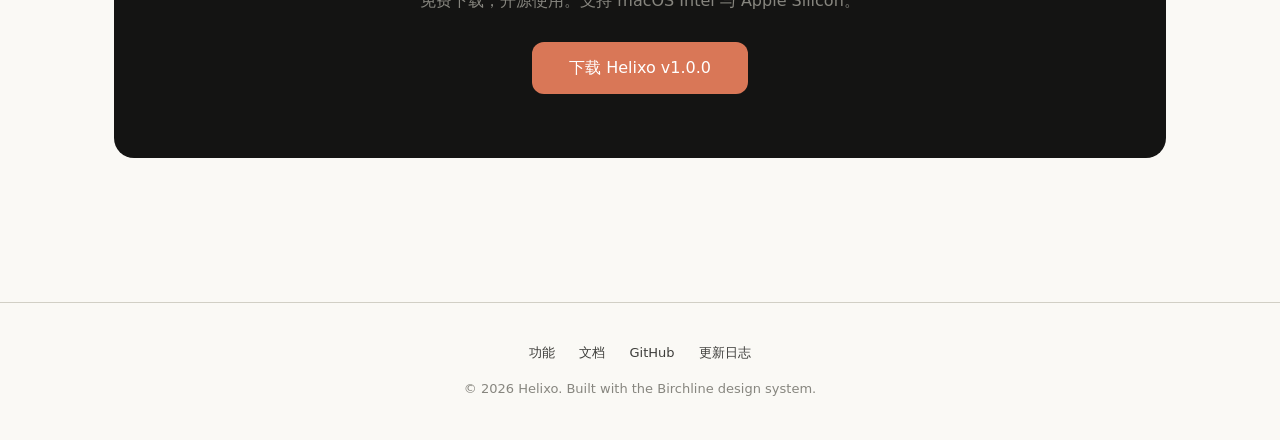
<file: landing-page.html>
<!DOCTYPE html>
<html lang="zh-CN">
<head>
  <meta charset="UTF-8">
  <meta name="viewport" content="width=device-width, initial-scale=1.0">
  <title>Helixo — 桌面端的 HTML 浏览器、预览器与编辑器</title>
  <style>
    /* ── Birchline Design System ── */
    :root {
      --ivory:   #FAF9F5;
      --slate:   #141413;
      --clay:    #D97757;
      --oat:     #E3DACC;
      --olive:   #788C5D;
      --white:   #FFFFFF;
      --gray-100: #F0EEE6;
      --gray-300: #D1CFC5;
      --gray-500: #87867F;
      --gray-700: #3D3D3A;
      --serif: ui-serif, Georgia, 'Noto Serif SC', serif;
      --sans:  system-ui, -apple-system, 'PingFang SC', 'Microsoft YaHei', sans-serif;
      --mono:  ui-monospace, 'SF Mono', Menlo, 'SFMono-Regular', monospace;
      --r-sm: 8px;
      --r-md: 12px;
      --r-lg: 20px;
      --shadow-sm: 0 1px 2px rgba(20, 20, 19, 0.06);
      --shadow-md: 0 4px 10px rgba(20, 20, 19, 0.08);
      --shadow-lg: 0 12px 28px rgba(20, 20, 19, 0.12);
    }

    * { margin: 0; padding: 0; box-sizing: border-box; }

    body {
      font-family: var(--sans);
      font-size: 16px;
      line-height: 1.55;
      color: var(--slate);
      background: var(--ivory);
      -webkit-font-smoothing: antialiased;
    }

    /* ── Typography ── */
    .t-display {
      font-family: var(--serif);
      font-size: clamp(36px, 5vw, 56px);
      line-height: 1.1;
      font-weight: 500;
      letter-spacing: -0.02em;
      color: var(--slate);
    }
    .t-h1 {
      font-family: var(--serif);
      font-size: clamp(28px, 3vw, 36px);
      line-height: 1.2;
      font-weight: 500;
      letter-spacing: -0.01em;
    }
    .t-h2 {
      font-family: var(--serif);
      font-size: 24px;
      line-height: 1.3;
      font-weight: 500;
    }
    .t-body {
      font-size: 16px;
      line-height: 1.7;
      font-weight: 430;
      color: var(--gray-700);
    }
    .t-small {
      font-size: 14px;
      line-height: 1.5;
      font-weight: 430;
      color: var(--gray-500);
    }
    .t-caption {
      font-size: 12px;
      line-height: 1.4;
      font-weight: 500;
      color: var(--gray-500);
      text-transform: uppercase;
      letter-spacing: 0.08em;
    }

    /* ── Layout ── */
    .page {
      max-width: 1100px;
      margin: 0 auto;
      padding: 0 24px;
    }
    .section {
      padding: 80px 0;
    }

    /* ── Button ── */
    .btn {
      display: inline-flex;
      align-items: center;
      justify-content: center;
      height: 44px;
      padding: 0 28px;
      font-family: var(--sans);
      font-size: 15px;
      font-weight: 500;
      border-radius: var(--r-sm);
      border: 1.5px solid transparent;
      cursor: pointer;
      transition: all 0.15s ease;
      text-decoration: none;
    }
    .btn-primary {
      background: var(--clay);
      color: var(--white);
    }
    .btn-primary:hover {
      background: #C7684C;
      transform: translateY(-1px);
      box-shadow: var(--shadow-md);
    }
    .btn-secondary {
      background: var(--white);
      color: var(--slate);
      border-color: var(--gray-300);
    }
    .btn-secondary:hover {
      background: var(--gray-100);
    }
    .btn-large {
      height: 52px;
      padding: 0 36px;
      font-size: 16px;
      border-radius: var(--r-md);
    }

    /* ── Card ── */
    .card {
      background: var(--white);
      border: 1.5px solid var(--gray-300);
      border-radius: var(--r-md);
      padding: 32px;
      transition: box-shadow 0.2s ease;
    }
    .card:hover {
      box-shadow: var(--shadow-md);
    }
    .card-accent {
      border-top: 4px solid var(--clay);
    }

    /* ── Badge ── */
    .badge {
      display: inline-flex;
      align-items: center;
      height: 24px;
      padding: 0 10px;
      font-size: 12px;
      font-weight: 500;
      border-radius: 999px;
    }
    .badge-accent {
      background: rgba(217, 119, 87, 0.14);
      color: var(--clay);
    }

    /* ── Header ── */
    .header {
      position: sticky;
      top: 0;
      z-index: 100;
      background: rgba(250, 249, 245, 0.92);
      backdrop-filter: blur(12px);
      border-bottom: 1.5px solid var(--gray-300);
    }
    .header-inner {
      max-width: 1100px;
      margin: 0 auto;
      padding: 14px 24px;
      display: flex;
      align-items: center;
      justify-content: space-between;
    }
    .logo {
      display: flex;
      align-items: center;
      gap: 10px;
      font-family: var(--serif);
      font-size: 22px;
      font-weight: 500;
      color: var(--slate);
      text-decoration: none;
    }
    .logo-icon {
      width: 32px;
      height: 32px;
      background: var(--clay);
      border-radius: var(--r-sm);
      display: flex;
      align-items: center;
      justify-content: center;
      color: var(--white);
      font-size: 14px;
      font-weight: 600;
    }
    .nav-links {
      display: flex;
      align-items: center;
      gap: 28px;
    }
    .nav-links a {
      font-size: 14px;
      font-weight: 500;
      color: var(--gray-700);
      text-decoration: none;
      transition: color 0.12s ease;
    }
    .nav-links a:hover {
      color: var(--clay);
    }

    /* ── Hero ── */
    .hero {
      padding: 100px 0 80px;
      text-align: center;
    }
    .hero-badge {
      margin-bottom: 24px;
    }
    .hero h1 {
      max-width: 720px;
      margin: 0 auto 20px;
    }
    .hero-subtitle {
      max-width: 560px;
      margin: 0 auto 36px;
      font-size: 18px;
      line-height: 1.7;
      color: var(--gray-700);
    }
    .hero-actions {
      display: flex;
      align-items: center;
      justify-content: center;
      gap: 16px;
      margin-bottom: 20px;
    }
    .hero-meta {
      font-size: 13px;
      color: var(--gray-500);
    }

    /* ── Screenshot Stage ── */
    .stage {
      margin-top: 48px;
      background: var(--white);
      border: 1.5px solid var(--gray-300);
      border-radius: var(--r-lg);
      padding: 24px;
      box-shadow: var(--shadow-lg);
    }
    .stage-inner {
      background: var(--oat);
      border-radius: var(--r-md);
      padding: 48px 32px;
      text-align: center;
    }
    .stage-placeholder {
      font-family: var(--mono);
      font-size: 13px;
      color: var(--gray-500);
    }

    /* ── Features ── */
    .features-grid {
      display: grid;
      grid-template-columns: repeat(3, 1fr);
      gap: 28px;
      margin-top: 48px;
    }
    @media (max-width: 960px) {
      .features-grid { grid-template-columns: repeat(2, 1fr); }
    }
    @media (max-width: 640px) {
      .features-grid { grid-template-columns: 1fr; }
      .nav-links { display: none; }
    }
    .feature-icon {
      width: 44px;
      height: 44px;
      background: var(--gray-100);
      border-radius: var(--r-sm);
      display: flex;
      align-items: center;
      justify-content: center;
      margin-bottom: 16px;
      font-size: 20px;
    }
    .feature-card h3 {
      font-family: var(--serif);
      font-size: 18px;
      font-weight: 500;
      margin-bottom: 8px;
      color: var(--slate);
    }
    .feature-card p {
      font-size: 14px;
      line-height: 1.6;
      color: var(--gray-700);
    }

    /* ── Scenarios ── */
    .scenarios {
      display: grid;
      grid-template-columns: repeat(3, 1fr);
      gap: 24px;
      margin-top: 48px;
    }
    @media (max-width: 960px) {
      .scenarios { grid-template-columns: 1fr; }
    }
    .scenario-card {
      background: var(--white);
      border: 1.5px solid var(--gray-300);
      border-radius: var(--r-md);
      padding: 32px;
    }
    .scenario-number {
      font-family: var(--serif);
      font-size: 36px;
      font-weight: 500;
      color: var(--clay);
      margin-bottom: 12px;
      opacity: 0.7;
    }
    .scenario-card h3 {
      font-family: var(--serif);
      font-size: 20px;
      font-weight: 500;
      margin-bottom: 10px;
    }
    .scenario-card p {
      font-size: 14px;
      line-height: 1.7;
      color: var(--gray-700);
    }

    /* ── Comparison ── */
    .comparison-table {
      width: 100%;
      border-collapse: collapse;
      margin-top: 48px;
      font-size: 14px;
    }
    .comparison-table th,
    .comparison-table td {
      padding: 14px 16px;
      text-align: left;
      border-bottom: 1.5px solid var(--gray-300);
    }
    .comparison-table th {
      font-weight: 600;
      color: var(--gray-700);
      background: var(--gray-100);
    }
    .comparison-table td:first-child {
      font-weight: 500;
      color: var(--slate);
    }
    .comparison-table .highlight {
      background: rgba(217, 119, 87, 0.06);
    }
    .check { color: var(--olive); font-weight: 600; }
    .cross { color: var(--gray-500); }

    /* ── CTA Section ── */
    .cta-section {
      background: var(--slate);
      border-radius: var(--r-lg);
      padding: 64px 48px;
      text-align: center;
      margin: 64px 0;
    }
    .cta-section h2 {
      font-family: var(--serif);
      font-size: 32px;
      color: var(--ivory);
      margin-bottom: 12px;
    }
    .cta-section p {
      color: var(--gray-500);
      margin-bottom: 28px;
      font-size: 16px;
    }
    .cta-section .btn-primary {
      background: var(--clay);
      font-size: 16px;
    }

    /* ── Footer ── */
    .footer {
      border-top: 1.5px solid var(--gray-300);
      padding: 40px 0;
      text-align: center;
    }
    .footer p {
      font-size: 13px;
      color: var(--gray-500);
    }
    .footer-links {
      display: flex;
      justify-content: center;
      gap: 24px;
      margin-bottom: 16px;
    }
    .footer-links a {
      font-size: 13px;
      color: var(--gray-700);
      text-decoration: none;
    }
    .footer-links a:hover {
      color: var(--clay);
    }

    /* ── Section Header ── */
    .section-header {
      text-align: center;
      margin-bottom: 16px;
    }
    .section-header .t-caption {
      margin-bottom: 8px;
    }
    .section-header .t-h1 {
      margin-bottom: 12px;
    }
    .section-header p {
      max-width: 560px;
      margin: 0 auto;
      color: var(--gray-700);
    }

    /* ── Divider ── */
    .divider {
      height: 1.5px;
      background: var(--gray-300);
      margin: 0 auto;
      max-width: 200px;
    }
  </style>
</head>
<body>

  <!-- Header -->
  <header class="header">
    <div class="header-inner">
      <a href="#" class="logo">
        <div class="logo-icon">H</div>
        <span>Helixo</span>
      </a>
      <nav class="nav-links">
        <a href="#features">功能</a>
        <a href="#scenarios">场景</a>
        <a href="#compare">对比</a>
        <a href="https://github.com/felixzhou/Helixo" target="_blank">GitHub</a>
      </nav>
    </div>
  </header>

  <!-- Hero -->
  <section class="hero">
    <div class="page">
      <div class="hero-badge">
        <span class="badge badge-accent">v1.0.0 现已发布</span>
      </div>
      <h1 class="t-display">桌面端的 HTML 浏览器、<br>预览器与编辑器</h1>
      <p class="hero-subtitle">
        在本地直接打开、预览、编辑 HTML 文件，一键导出为 Figma 设计稿。
        专为 HTML 设计师和前端开发者打造的桌面工具。
      </p>
      <div class="hero-actions">
        <a href="#download" class="btn btn-primary btn-large">免费下载 macOS 版</a>
        <a href="https://github.com/felixzhou/Helixo" target="_blank" class="btn btn-secondary btn-large">查看源码</a>
      </div>
      <p class="hero-meta">支持 macOS Intel & Apple Silicon · 开源免费</p>

      <!-- App Screenshot Placeholder -->
      <div class="stage">
        <div class="stage-inner">
          <p class="stage-placeholder">[ 应用界面截图区域 ]</p>
        </div>
      </div>
    </div>
  </section>

  <!-- Features -->
  <section id="features" class="section">
    <div class="page">
      <div class="section-header">
        <p class="t-caption">Core Features</p>
        <h2 class="t-h1">一切为 HTML 工作流而设计</h2>
        <p class="t-body">从文件浏览到导出交付，覆盖完整的 HTML 设计闭环</p>
      </div>

      <div class="features-grid">
        <div class="card feature-card">
          <div class="feature-icon">📁</div>
          <h3>本地文件浏览器</h3>
          <p>递归扫描文件夹内的 HTML 文件，空目录自动修剪。三栏布局：文件树、预览区、工具栏。</p>
        </div>
        <div class="card feature-card">
          <div class="feature-icon">👁</div>
          <h3>实时预览 & 编辑</h3>
          <p>iframe 实时渲染，一键切换源码编辑。修改后自动刷新，支持 25%–200% 缩放预览。</p>
        </div>
        <div class="card feature-card">
          <div class="feature-icon">🖼</div>
          <h3>一键导出 Figma</h3>
          <p>将网页捕获为 Figma 可粘贴的 HTML 数据，转为可编辑的设计图层。支持本地文件和 URL。</p>
        </div>
        <div class="card feature-card">
          <div class="feature-icon">📑</div>
          <h3>标签页 & 分屏</h3>
          <p>多标签同时打开，拖拽排序。左右两组分屏对比，空组自动折叠节省空间。</p>
        </div>
        <div class="card feature-card">
          <div class="feature-icon">📤</div>
          <h3>多格式导出</h3>
          <p>Figma、PDF、PNG/JPEG、SVG、打印。支持视口截图和整页截图，可自定义宽度。</p>
        </div>
        <div class="card feature-card">
          <div class="feature-icon">🌐</div>
          <h3>URL 模式</h3>
          <p>直接输入网址打开网页，支持 React/Vue SPA。逐段滚动触发懒加载，确保截图完整。</p>
        </div>
      </div>
    </div>
  </section>

  <div class="divider"></div>

  <!-- Scenarios -->
  <section id="scenarios" class="section">
    <div class="page">
      <div class="section-header">
        <p class="t-caption">Use Cases</p>
        <h2 class="t-h1">谁在用 Helixo？</h2>
        <p class="t-body">三种典型工作流，覆盖设计与开发全场景</p>
      </div>

      <div class="scenarios">
        <div class="scenario-card">
          <div class="scenario-number">01</div>
          <h3>静态页面设计师</h3>
          <p>"我做了很多 HTML 落地页，每次都要开 Chrome 预览然后截图发给客户。Helixo 可以直接在分屏里对比两个版本，还能一键导出高清 PNG。"</p>
        </div>
        <div class="scenario-card">
          <div class="scenario-number">02</div>
          <h3>Figma 设计稿还原</h3>
          <p>"客户给了我一个网页，我需要把它还原成 Figma 设计稿。Helixo 的 Figma 导出可以直接把整个网页粘贴进 Figma，变成可编辑的图层。"</p>
        </div>
        <div class="scenario-card">
          <div class="scenario-number">03</div>
          <h3>本地 HTML 开发</h3>
          <p>"我在写一个纯 HTML/CSS 的文档站点，Helixo 的文件树自动扫描所有 HTML 文件，点一下就能预览，改代码自动刷新，比开服务器方便多了。"</p>
        </div>
      </div>
    </div>
  </section>

  <div class="divider"></div>

  <!-- Comparison -->
  <section id="compare" class="section">
    <div class="page">
      <div class="section-header">
        <p class="t-caption">Comparison</p>
        <h2 class="t-h1">为什么选择 Helixo？</h2>
        <p class="t-body">与同类工具的横向对比</p>
      </div>

      <table class="comparison-table">
        <thead>
          <tr>
            <th>功能</th>
            <th>Helixo</th>
            <th>VS Code + Live Server</th>
            <th>Chrome</th>
          </tr>
        </thead>
        <tbody>
          <tr class="highlight">
            <td>本地文件预览</td>
            <td class="check">✓ 内置 iframe</td>
            <td class="cross">✗ 需插件</td>
            <td class="cross">✗ 需右键打开</td>
          </tr>
          <tr>
            <td>文件树导航</td>
            <td class="check">✓ 递归扫描 HTML</td>
            <td class="cross">✗ 无</td>
            <td class="cross">✗ 无</td>
          </tr>
          <tr class="highlight">
            <td>分屏对比</td>
            <td class="check">✓ 左右两组</td>
            <td class="cross">✗ 无</td>
            <td class="cross">✗ 无</td>
          </tr>
          <tr>
            <td>源码编辑</td>
            <td class="check">✓ 内置编辑器</td>
            <td class="check">✓ 完整 IDE</td>
            <td class="cross">✗ 无</td>
          </tr>
          <tr class="highlight">
            <td>导出 Figma</td>
            <td class="check">✓ 一键</td>
            <td class="cross">✗ 无</td>
            <td class="cross">✗ 无</td>
          </tr>
          <tr>
            <td>导出 PDF/图片</td>
            <td class="check">✓ 内置</td>
            <td class="cross">✗ 需插件</td>
            <td class="cross">✗ 需插件</td>
          </tr>
          <tr class="highlight">
            <td>启动速度</td>
            <td class="check">⚡ 秒开</td>
            <td class="cross">🐢 较慢</td>
            <td class="check">⚡ 秒开</td>
          </tr>
          <tr>
            <td>内存占用</td>
            <td class="check">轻量</td>
            <td class="cross">较重</td>
            <td>中等</td>
          </tr>
        </tbody>
      </table>
    </div>
  </section>

  <!-- CTA -->
  <section id="download" class="section" style="padding-top: 0;">
    <div class="page">
      <div class="cta-section">
        <h2>开始你的 HTML 工作流</h2>
        <p>免费下载，开源使用。支持 macOS Intel 与 Apple Silicon。</p>
        <a href="#" class="btn btn-primary btn-large">下载 Helixo v1.0.0</a>
      </div>
    </div>
  </section>

  <!-- Footer -->
  <footer class="footer">
    <div class="page">
      <div class="footer-links">
        <a href="#">功能</a>
        <a href="#">文档</a>
        <a href="https://github.com/felixzhou/Helixo" target="_blank">GitHub</a>
        <a href="#">更新日志</a>
      </div>
      <p>© 2026 Helixo. Built with the Birchline design system.</p>
    </div>
  </footer>

</body>
</html>
</file>
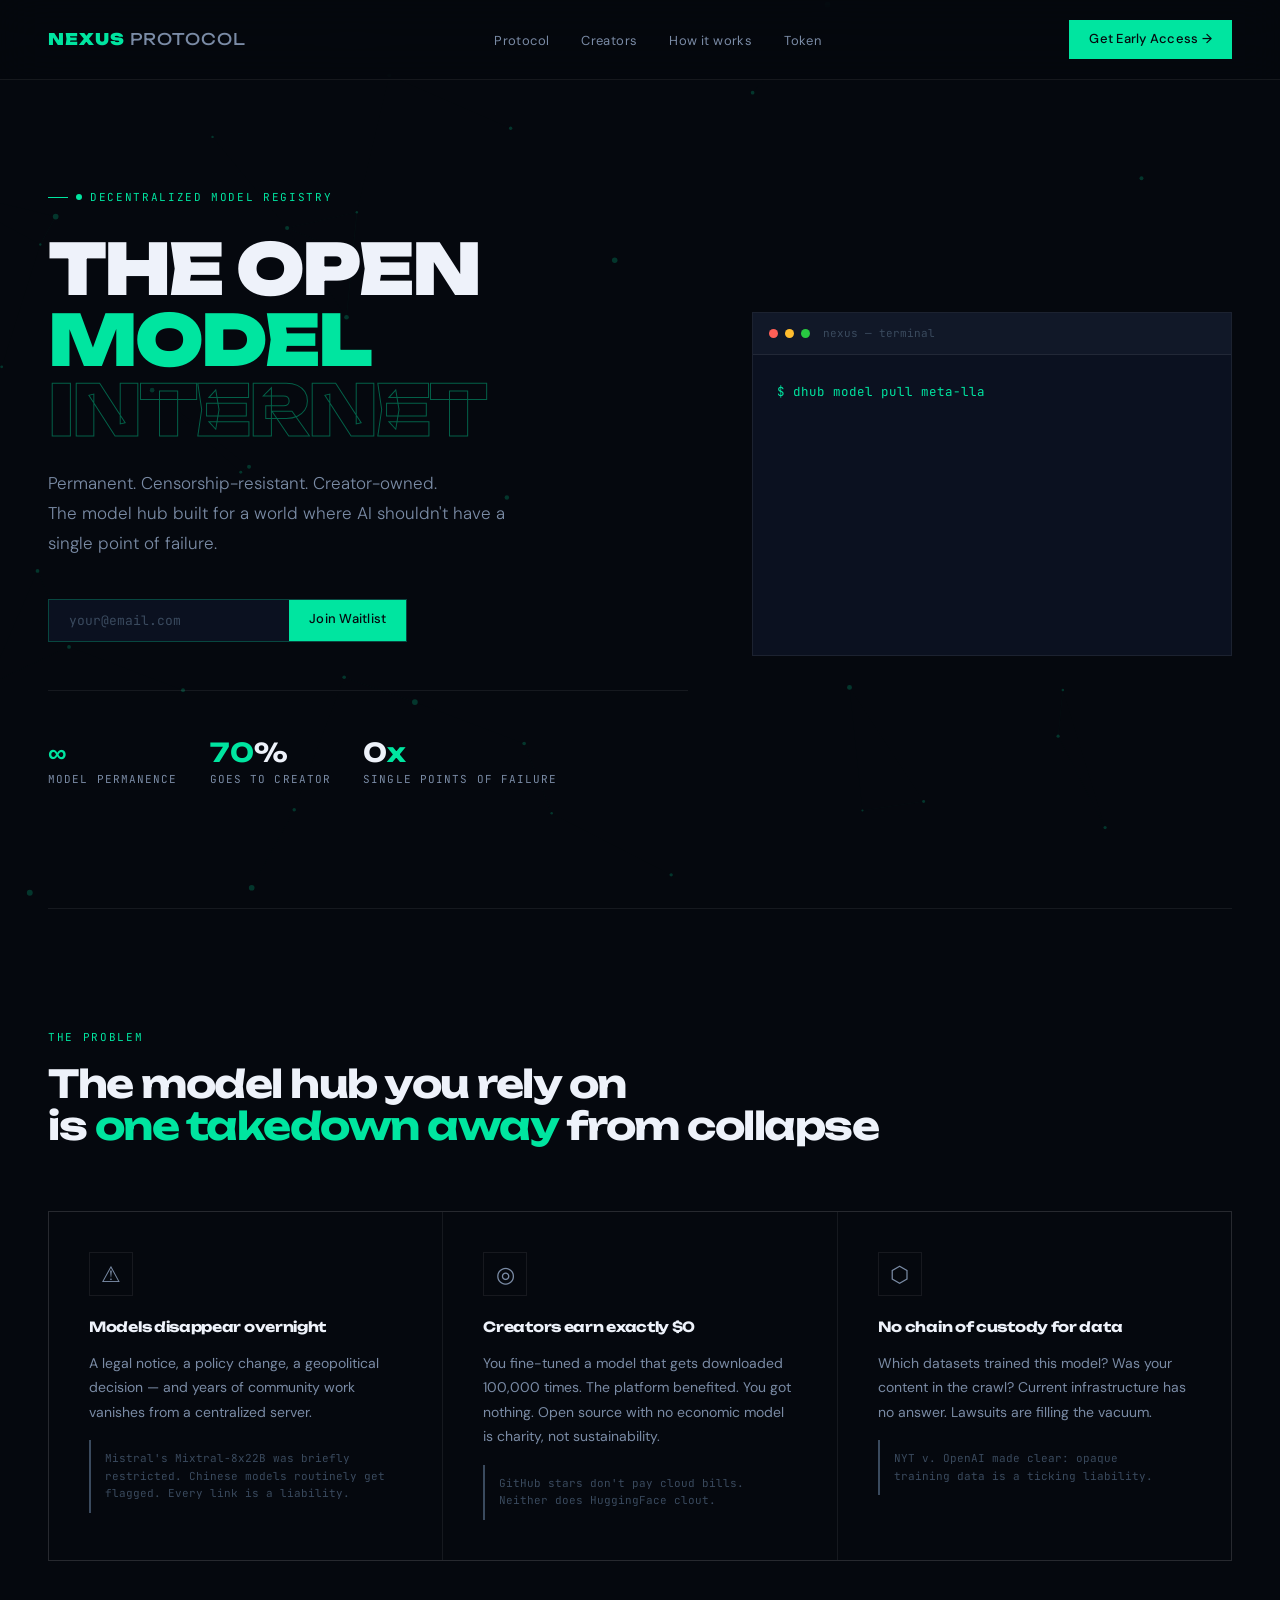
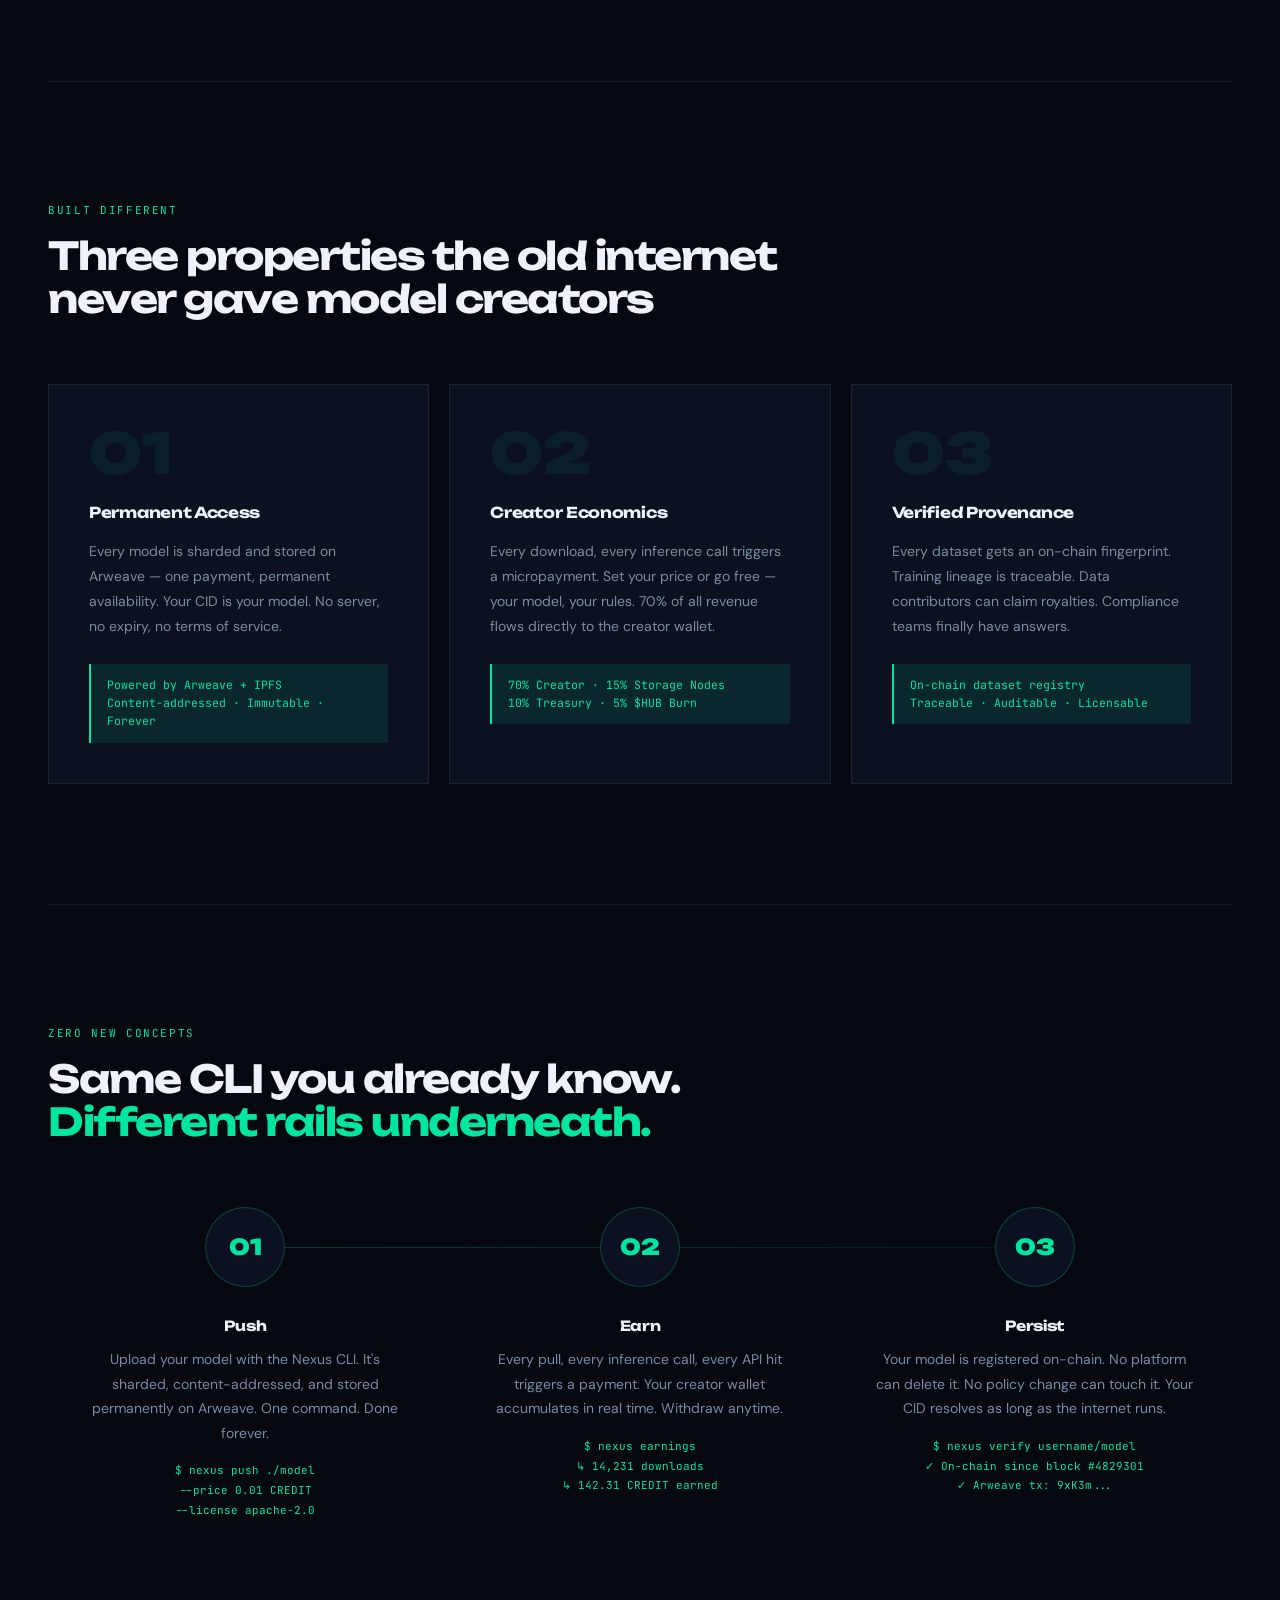
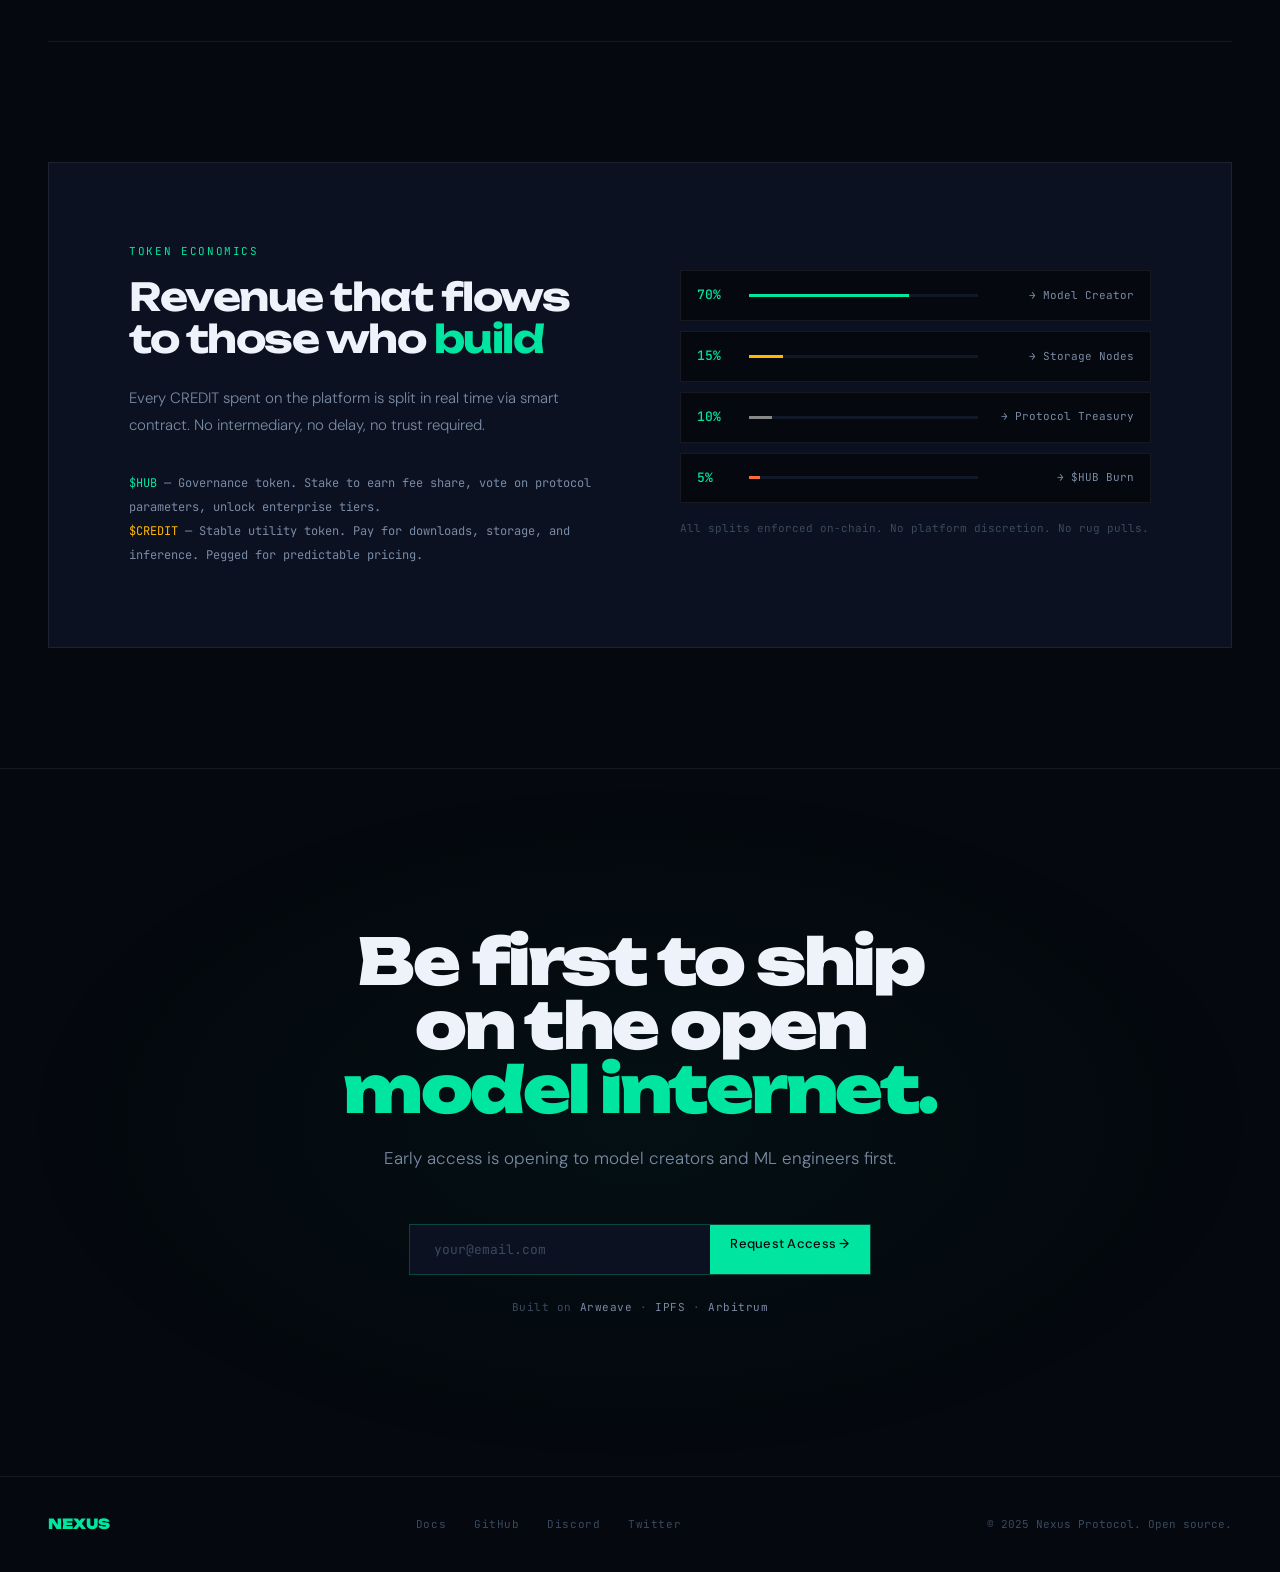
<file: nexus-landing.html>
<!DOCTYPE html>
<html lang="en">
<head>
<meta charset="UTF-8">
<meta name="viewport" content="width=device-width, initial-scale=1.0">
<title>NEXUS — The Uncensorable Model Registry</title>
<link rel="stylesheet" href="fonts/unbounded-font.css">
<link rel="preconnect" href="https://fonts.googleapis.com">
<link rel="preconnect" href="https://fonts.gstatic.com" crossorigin>
<link href="https://fonts.googleapis.com/css2?family=JetBrains+Mono:wght@400;500&family=DM+Sans:opsz,wght@9..40,300;9..40,400;9..40,500&display=swap" rel="stylesheet">
<style>
*{margin:0;padding:0;box-sizing:border-box}
:root{
  --bg0:#05080E;
  --bg1:#0B1120;
  --bg2:#111828;
  --a:#00E5A0;
  --a2:#FFB700;
  --adim:rgba(0,229,160,0.1);
  --t0:#EEF2FA;
  --t1:#7A8BA5;
  --t2:#3A4A5E;
  --bd:rgba(255,255,255,0.07);
  --bda:rgba(0,229,160,0.25);
  --fd:'Unbounded',sans-serif;
  --fm:'JetBrains Mono',monospace;
  --fb:'DM Sans',sans-serif;
}
html{scroll-behavior:smooth}
body{background:var(--bg0);color:var(--t0);font-family:var(--fb);overflow-x:hidden;line-height:1.6}
canvas#bg{position:fixed;inset:0;z-index:0;pointer-events:none;opacity:.35}
.wrap{position:relative;z-index:1}

/* NAV */
nav{
  display:flex;justify-content:space-between;align-items:center;
  padding:20px 48px;border-bottom:1px solid var(--bd);
  position:sticky;top:0;z-index:100;
  background:rgba(5,8,14,.85);backdrop-filter:blur(20px);
}
.logo{font-family:var(--fd);font-weight:900;font-size:16px;letter-spacing:1px;color:var(--a);text-decoration:none}
.logo span{color:var(--t1);font-weight:400}
.nav-links{display:flex;gap:32px;list-style:none}
.nav-links a{color:var(--t1);text-decoration:none;font-size:13px;letter-spacing:.03em;transition:color .2s}
.nav-links a:hover{color:var(--t0)}
.btn{background:var(--a);color:var(--bg0);padding:9px 20px;border:none;cursor:pointer;font-family:var(--fb);font-weight:500;font-size:13px;letter-spacing:.02em;transition:all .2s;text-decoration:none;display:inline-block}
.btn:hover{background:#00FFB5;transform:translateY(-1px)}
.btn-ghost{background:transparent;color:var(--t0);border:1px solid var(--bd);padding:9px 20px;cursor:pointer;font-family:var(--fb);font-size:13px;transition:all .2s;text-decoration:none;display:inline-block}
.btn-ghost:hover{border-color:var(--bda);color:var(--a)}

/* HERO */
.hero{
  max-width:1360px;margin:0 auto;
  display:grid;grid-template-columns:1fr 480px;
  align-items:center;gap:64px;
  padding:100px 48px 120px;
}
.hero-badge{
  display:inline-flex;align-items:center;gap:8px;
  font-family:var(--fm);font-size:11px;letter-spacing:.15em;text-transform:uppercase;
  color:var(--a);margin-bottom:28px;
}
.hero-badge::before{content:'';width:20px;height:1px;background:var(--a)}
.hero-badge .dot{width:6px;height:6px;background:var(--a);border-radius:50%;animation:pulse 2s infinite}
@keyframes pulse{0%,100%{opacity:1}50%{opacity:.3}}
.hero-title{
  font-family:var(--fd);font-weight:900;
  font-size:clamp(44px,5.5vw,76px);
  line-height:1.0;letter-spacing:-3px;
  margin-bottom:24px;
}
.hero-title .line2{color:var(--a)}
.hero-title .line3{
  -webkit-text-stroke:1px rgba(0,229,160,.4);
  color:transparent;
}
.hero-desc{color:var(--t1);font-size:17px;line-height:1.75;margin-bottom:40px;max-width:500px;font-weight:300}
.hero-cta{display:flex;gap:12px;align-items:stretch;flex-wrap:wrap}
.email-wrap{display:flex;border:1px solid var(--bda);background:var(--bg1)}
.email-wrap input{
  background:transparent;border:none;outline:none;
  padding:12px 20px;color:var(--t0);
  font-family:var(--fm);font-size:13px;width:240px;
}
.email-wrap input::placeholder{color:var(--t2)}
.hero-social{display:flex;gap:32px;margin-top:48px;padding-top:48px;border-top:1px solid var(--bd)}
.stat-num{font-family:var(--fd);font-size:26px;font-weight:700;line-height:1}
.stat-num span{color:var(--a)}
.stat-label{font-family:var(--fm);font-size:11px;color:var(--t1);text-transform:uppercase;letter-spacing:.1em;margin-top:6px}

/* TERMINAL */
.terminal{background:var(--bg1);border:1px solid var(--bd);overflow:hidden}
.term-bar{background:var(--bg2);padding:12px 16px;display:flex;align-items:center;gap:7px;border-bottom:1px solid var(--bd)}
.term-dot{width:9px;height:9px;border-radius:50%}
.term-title{margin-left:6px;font-family:var(--fm);font-size:11px;color:var(--t2)}
.term-body{padding:24px;font-family:var(--fm);font-size:12.5px;line-height:2;min-height:300px}
.tp{color:var(--a)}
.tc{color:var(--t0)}
.ti{color:var(--t1)}
.ts{color:#00E5A0}
.tw{color:var(--a2)}
.tm{color:var(--t2)}
.cursor{display:inline-block;width:7px;height:13px;background:var(--a);animation:blink 1s infinite;vertical-align:middle;margin-left:2px}
@keyframes blink{0%,49%{opacity:1}50%,100%{opacity:0}}

/* SECTION COMMONS */
.section{padding:120px 48px;max-width:1360px;margin:0 auto}
.section-tag{font-family:var(--fm);font-size:11px;letter-spacing:.15em;text-transform:uppercase;color:var(--a);margin-bottom:16px}
.section-h{font-family:var(--fd);font-size:clamp(28px,3vw,48px);font-weight:700;letter-spacing:-1.5px;line-height:1.1;margin-bottom:64px}
.section-h em{color:var(--a);font-style:normal}
.divider{height:1px;background:var(--bd);margin:0 48px}

/* PROBLEM */
.prob-grid{display:grid;grid-template-columns:repeat(3,1fr);gap:1px;background:var(--bd);border:1px solid var(--bd)}
.prob-card{background:var(--bg0);padding:40px;transition:background .3s}
.prob-card:hover{background:var(--bg1)}
.prob-icon{font-size:22px;margin-bottom:20px;width:44px;height:44px;border:1px solid var(--bd);display:flex;align-items:center;justify-content:center;color:var(--t1)}
.prob-title{font-family:var(--fd);font-size:14px;font-weight:700;letter-spacing:-.3px;margin-bottom:12px}
.prob-desc{color:var(--t1);font-size:14px;line-height:1.75}
.prob-quote{
  font-family:var(--fm);font-size:11px;color:var(--t2);
  margin-top:16px;padding:10px 14px;
  border-left:2px solid var(--t2);
  line-height:1.6;
}

/* PILLARS */
.pillars{display:grid;grid-template-columns:repeat(3,1fr);gap:20px}
.pillar{
  background:var(--bg1);border:1px solid var(--bd);
  padding:40px;position:relative;overflow:hidden;
  transition:border-color .3s,transform .3s;
}
.pillar:hover{border-color:var(--bda);transform:translateY(-4px)}
.pillar-top{position:absolute;top:0;left:0;right:0;height:2px;background:var(--a);transform:scaleX(0);transform-origin:left;transition:transform .4s}
.pillar:hover .pillar-top{transform:scaleX(1)}
.pillar-n{font-family:var(--fd);font-size:56px;font-weight:900;color:rgba(0,229,160,.07);line-height:1;margin-bottom:20px}
.pillar-title{font-family:var(--fd);font-size:15px;font-weight:700;letter-spacing:-.3px;margin-bottom:14px}
.pillar-desc{color:var(--t1);font-size:14px;line-height:1.8;margin-bottom:24px}
.pillar-detail{font-family:var(--fm);font-size:11.5px;color:var(--a);padding:12px 16px;background:var(--adim);border-left:2px solid var(--a);line-height:1.6}

/* HOW IT WORKS */
.flow{display:grid;grid-template-columns:repeat(3,1fr);position:relative;margin-top:0}
.flow-connector{
  position:absolute;top:40px;left:16.7%;right:16.7%;height:1px;
  background:linear-gradient(90deg,var(--bda),rgba(0,229,160,.08));
  z-index:0;
}
.flow-step{padding:0 32px;text-align:center;position:relative;z-index:1}
.flow-n{
  width:80px;height:80px;border-radius:50%;
  border:1px solid var(--bda);background:var(--bg1);
  display:flex;align-items:center;justify-content:center;
  font-family:var(--fd);font-size:22px;font-weight:900;color:var(--a);
  margin:0 auto 28px;
}
.flow-title{font-family:var(--fd);font-size:14px;font-weight:700;letter-spacing:-.3px;margin-bottom:10px}
.flow-desc{color:var(--t1);font-size:14px;line-height:1.75}
.flow-code{font-family:var(--fm);font-size:11px;color:var(--a);margin-top:16px;line-height:1.8}

/* TOKEN SECTION */
.token-wrap{
  background:var(--bg1);border:1px solid var(--bd);
  display:grid;grid-template-columns:1fr 1fr;
  gap:80px;align-items:center;
  padding:80px;margin:0 48px;max-width:1360px;
}
.token-rows{display:flex;flex-direction:column;gap:10px}
.token-row{
  display:flex;align-items:center;gap:16px;
  padding:14px 16px;background:var(--bg0);
  border:1px solid var(--bd);font-family:var(--fm);font-size:12px;
}
.t-pct{color:var(--a);font-weight:500;min-width:36px;font-size:13px}
.t-bar-bg{flex:1;height:3px;background:var(--bg2)}
.t-bar{height:100%;background:var(--a);transition:width 1.5s ease}
.t-to{color:var(--t1);font-size:11px;min-width:140px;text-align:right}
.token-note{font-family:var(--fm);font-size:11px;color:var(--t2);margin-top:16px;line-height:1.8}

/* CTA */
.cta-wrap{
  text-align:center;padding:160px 48px;
  background:radial-gradient(ellipse at center,rgba(0,229,160,.04) 0%,transparent 70%);
  border-top:1px solid var(--bd);
}
.cta-title{
  font-family:var(--fd);font-size:clamp(36px,5vw,68px);font-weight:900;
  letter-spacing:-2.5px;line-height:1.0;margin-bottom:24px;
}
.cta-sub{color:var(--t1);font-size:17px;margin-bottom:52px;font-weight:300}
.cta-form{display:inline-flex;border:1px solid var(--bda);background:var(--bg1)}
.cta-form input{
  background:transparent;border:none;outline:none;
  padding:16px 24px;color:var(--t0);
  font-family:var(--fm);font-size:13px;width:300px;
}
.cta-form input::placeholder{color:var(--t2)}
.cta-stack{font-family:var(--fm);font-size:11px;color:var(--t2);margin-top:24px;letter-spacing:.05em}
.cta-stack span{color:var(--t1)}

/* FOOTER */
footer{
  border-top:1px solid var(--bd);padding:36px 48px;
  display:flex;justify-content:space-between;align-items:center;
  max-width:1360px;margin:0 auto;
}
.footer-logo{font-family:var(--fd);font-weight:900;font-size:14px;color:var(--a)}
.footer-links{display:flex;gap:28px}
.footer-links a{font-family:var(--fm);font-size:11px;color:var(--t2);text-decoration:none;letter-spacing:.05em;transition:color .2s}
.footer-links a:hover{color:var(--t1)}
.footer-note{font-family:var(--fm);font-size:11px;color:var(--t2)}

/* SCROLL REVEAL */
.reveal{opacity:0;transform:translateY(24px);transition:opacity .8s ease,transform .8s ease}
.reveal.visible{opacity:1;transform:none}

/* RESPONSIVE */
@media(max-width:900px){
  nav{padding:16px 24px}
  .nav-links{display:none}
  .hero{grid-template-columns:1fr;padding:64px 24px}
  .hero-title{font-size:44px;letter-spacing:-2px}
  .terminal{display:none}
  .section{padding:80px 24px}
  .prob-grid,.pillars,.flow{grid-template-columns:1fr}
  .token-wrap{grid-template-columns:1fr;padding:40px 24px;margin:0 24px;gap:40px}
  .cta-wrap{padding:80px 24px}
  footer{flex-direction:column;gap:20px;padding:24px;text-align:center}
  .divider{margin:0 24px}
}
</style>
</head>
<body>
<canvas id="bg"></canvas>
<div class="wrap">

<!-- NAV -->
<nav>
  <a class="logo" href="#">NEXUS<span> PROTOCOL</span></a>
  <ul class="nav-links">
    <li><a href="#protocol">Protocol</a></li>
    <li><a href="#creators">Creators</a></li>
    <li><a href="#how">How it works</a></li>
    <li><a href="#token">Token</a></li>
  </ul>
  <a class="btn" href="#waitlist">Get Early Access →</a>
</nav>

<!-- HERO -->
<section class="hero">
  <div>
    <div class="hero-badge"><span class="dot"></span> Decentralized Model Registry</div>
    <h1 class="hero-title">
      THE OPEN<br>
      <span class="line2">MODEL</span><br>
      <span class="line3">INTERNET</span>
    </h1>
    <p class="hero-desc">Permanent. Censorship-resistant. Creator-owned.<br>The model hub built for a world where AI shouldn't have a single point of failure.</p>
    <div class="hero-cta">
      <div class="email-wrap">
        <input type="email" placeholder="your@email.com">
        <a class="btn" href="#">Join Waitlist</a>
      </div>
    </div>
    <div class="hero-social">
      <div>
        <div class="stat-num"><span>∞</span></div>
        <div class="stat-label">Model Permanence</div>
      </div>
      <div>
        <div class="stat-num"><span>70</span>%</div>
        <div class="stat-label">Goes to Creator</div>
      </div>
      <div>
        <div class="stat-num">0<span>x</span></div>
        <div class="stat-label">Single Points of Failure</div>
      </div>
    </div>
  </div>
  <div class="terminal">
    <div class="term-bar">
      <div class="term-dot" style="background:#FF5F57"></div>
      <div class="term-dot" style="background:#FFBD2E"></div>
      <div class="term-dot" style="background:#28CA41"></div>
      <span class="term-title">nexus — terminal</span>
    </div>
    <div class="term-body" id="term-body"></div>
  </div>
</section>

<div class="divider"></div>

<!-- PROBLEM -->
<section class="section" id="protocol">
  <div class="section-tag reveal">The problem</div>
  <h2 class="section-h reveal">The model hub you rely on<br>is <em>one takedown away</em> from collapse</h2>
  <div class="prob-grid reveal">
    <div class="prob-card">
      <div class="prob-icon">⚠</div>
      <div class="prob-title">Models disappear overnight</div>
      <p class="prob-desc">A legal notice, a policy change, a geopolitical decision — and years of community work vanishes from a centralized server.</p>
      <div class="prob-quote">Mistral's Mixtral-8x22B was briefly restricted. Chinese models routinely get flagged. Every link is a liability.</div>
    </div>
    <div class="prob-card">
      <div class="prob-icon">◎</div>
      <div class="prob-title">Creators earn exactly $0</div>
      <p class="prob-desc">You fine-tuned a model that gets downloaded 100,000 times. The platform benefited. You got nothing. Open source with no economic model is charity, not sustainability.</p>
      <div class="prob-quote">GitHub stars don't pay cloud bills. Neither does HuggingFace clout.</div>
    </div>
    <div class="prob-card">
      <div class="prob-icon">⬡</div>
      <div class="prob-title">No chain of custody for data</div>
      <p class="prob-desc">Which datasets trained this model? Was your content in the crawl? Current infrastructure has no answer. Lawsuits are filling the vacuum.</p>
      <div class="prob-quote">NYT v. OpenAI made clear: opaque training data is a ticking liability.</div>
    </div>
  </div>
</section>

<div class="divider"></div>

<!-- PILLARS -->
<section class="section" id="creators">
  <div class="section-tag reveal">Built different</div>
  <h2 class="section-h reveal">Three properties the old internet<br>never gave model creators</h2>
  <div class="pillars">
    <div class="pillar reveal">
      <div class="pillar-top"></div>
      <div class="pillar-n">01</div>
      <div class="pillar-title">Permanent Access</div>
      <p class="pillar-desc">Every model is sharded and stored on Arweave — one payment, permanent availability. Your CID is your model. No server, no expiry, no terms of service.</p>
      <div class="pillar-detail">Powered by Arweave + IPFS<br>Content-addressed · Immutable · Forever</div>
    </div>
    <div class="pillar reveal">
      <div class="pillar-top"></div>
      <div class="pillar-n">02</div>
      <div class="pillar-title">Creator Economics</div>
      <p class="pillar-desc">Every download, every inference call triggers a micropayment. Set your price or go free — your model, your rules. 70% of all revenue flows directly to the creator wallet.</p>
      <div class="pillar-detail">70% Creator · 15% Storage Nodes<br>10% Treasury · 5% $HUB Burn</div>
    </div>
    <div class="pillar reveal">
      <div class="pillar-top"></div>
      <div class="pillar-n">03</div>
      <div class="pillar-title">Verified Provenance</div>
      <p class="pillar-desc">Every dataset gets an on-chain fingerprint. Training lineage is traceable. Data contributors can claim royalties. Compliance teams finally have answers.</p>
      <div class="pillar-detail">On-chain dataset registry<br>Traceable · Auditable · Licensable</div>
    </div>
  </div>
</section>

<div class="divider"></div>

<!-- HOW IT WORKS -->
<section class="section" id="how">
  <div class="section-tag reveal">Zero new concepts</div>
  <h2 class="section-h reveal">Same CLI you already know.<br><em>Different rails underneath.</em></h2>
  <div class="flow reveal">
    <div class="flow-connector"></div>
    <div class="flow-step">
      <div class="flow-n">01</div>
      <div class="flow-title">Push</div>
      <p class="flow-desc">Upload your model with the Nexus CLI. It's sharded, content-addressed, and stored permanently on Arweave. One command. Done forever.</p>
      <div class="flow-code">$ nexus push ./model<br>  --price 0.01 CREDIT<br>  --license apache-2.0</div>
    </div>
    <div class="flow-step">
      <div class="flow-n">02</div>
      <div class="flow-title">Earn</div>
      <p class="flow-desc">Every pull, every inference call, every API hit triggers a payment. Your creator wallet accumulates in real time. Withdraw anytime.</p>
      <div class="flow-code">$ nexus earnings<br>  ↳ 14,231 downloads<br>  ↳ 142.31 CREDIT earned</div>
    </div>
    <div class="flow-step">
      <div class="flow-n">03</div>
      <div class="flow-title">Persist</div>
      <p class="flow-desc">Your model is registered on-chain. No platform can delete it. No policy change can touch it. Your CID resolves as long as the internet runs.</p>
      <div class="flow-code">$ nexus verify username/model<br>  ✓ On-chain since block #4829301<br>  ✓ Arweave tx: 9xK3m...</div>
    </div>
  </div>
</section>

<div class="divider"></div>

<!-- TOKEN ECONOMICS -->
<section style="padding:120px 0" id="token">
  <div class="token-wrap reveal">
    <div>
      <div class="section-tag">Token economics</div>
      <h2 class="section-h" style="margin-bottom:24px">Revenue that flows<br>to those who <em>build</em></h2>
      <p style="color:var(--t1);font-size:15px;line-height:1.8;font-weight:300;margin-bottom:32px">Every CREDIT spent on the platform is split in real time via smart contract. No intermediary, no delay, no trust required.</p>
      <p style="font-family:var(--fm);font-size:12px;color:var(--t1);line-height:2">
        <span style="color:var(--a)">$HUB</span> — Governance token. Stake to earn fee share, vote on protocol parameters, unlock enterprise tiers.<br>
        <span style="color:var(--a2)">$CREDIT</span> — Stable utility token. Pay for downloads, storage, and inference. Pegged for predictable pricing.
      </p>
    </div>
    <div>
      <div class="token-rows" id="token-rows">
        <div class="token-row">
          <span class="t-pct">70%</span>
          <div class="t-bar-bg"><div class="t-bar" style="width:0" data-w="70"></div></div>
          <span class="t-to">→ Model Creator</span>
        </div>
        <div class="token-row">
          <span class="t-pct">15%</span>
          <div class="t-bar-bg"><div class="t-bar" style="width:0;background:var(--a2)" data-w="15"></div></div>
          <span class="t-to">→ Storage Nodes</span>
        </div>
        <div class="token-row">
          <span class="t-pct">10%</span>
          <div class="t-bar-bg"><div class="t-bar" style="width:0;background:#888" data-w="10"></div></div>
          <span class="t-to">→ Protocol Treasury</span>
        </div>
        <div class="token-row">
          <span class="t-pct">5%</span>
          <div class="t-bar-bg"><div class="t-bar" style="width:0;background:#FF6B35" data-w="5"></div></div>
          <span class="t-to">→ $HUB Burn</span>
        </div>
      </div>
      <div class="token-note">All splits enforced on-chain. No platform discretion. No rug pulls.</div>
    </div>
  </div>
</section>

<!-- CTA -->
<section class="cta-wrap" id="waitlist">
  <h2 class="cta-title reveal">Be first to ship<br>on the open<br><span style="color:var(--a)">model internet.</span></h2>
  <p class="cta-sub reveal">Early access is opening to model creators and ML engineers first.</p>
  <div class="cta-form reveal">
    <input type="email" placeholder="your@email.com">
    <a class="btn" href="#">Request Access →</a>
  </div>
  <p class="cta-stack reveal">Built on <span>Arweave</span> · <span>IPFS</span> · <span>Arbitrum</span></p>
</section>

<!-- FOOTER -->
<footer>
  <div class="footer-logo">NEXUS</div>
  <div class="footer-links">
    <a href="#">Docs</a>
    <a href="#">GitHub</a>
    <a href="#">Discord</a>
    <a href="#">Twitter</a>
  </div>
  <div class="footer-note">© 2025 Nexus Protocol. Open source.</div>
</footer>

</div><!-- /wrap -->

<script>
// BACKGROUND CANVAS — NODE NETWORK
(function(){
  const c=document.getElementById('bg'),ctx=c.getContext('2d');
  let W,H,nodes=[];
  function resize(){W=c.width=window.innerWidth;H=c.height=window.innerHeight}
  resize();window.addEventListener('resize',resize);
  for(let i=0;i<60;i++)nodes.push({
    x:Math.random()*1600-100,y:Math.random()*1000-100,
    vx:(Math.random()-.5)*.3,vy:(Math.random()-.5)*.3,
    r:Math.random()*2+1
  });
  function draw(){
    ctx.clearRect(0,0,W,H);
    for(let i=0;i<nodes.length;i++){
      const n=nodes[i];
      n.x+=n.vx;n.y+=n.vy;
      if(n.x<-200)n.x=W+100;if(n.x>W+200)n.x=-100;
      if(n.y<-200)n.y=H+100;if(n.y>H+200)n.y=-100;
      ctx.beginPath();ctx.arc(n.x,n.y,n.r,0,Math.PI*2);
      ctx.fillStyle='rgba(0,229,160,.6)';ctx.fill();
      for(let j=i+1;j<nodes.length;j++){
        const m=nodes[j];
        const dx=n.x-m.x,dy=n.y-m.y,d=Math.sqrt(dx*dx+dy*dy);
        if(d<180){
          ctx.beginPath();ctx.moveTo(n.x,n.y);ctx.lineTo(m.x,m.y);
          ctx.strokeStyle=`rgba(0,229,160,${.15*(1-d/180)})`;
          ctx.lineWidth=.5;ctx.stroke();
        }
      }
    }
    requestAnimationFrame(draw);
  }
  draw();
})();

// TERMINAL TYPEWRITER
(function(){
  const el=document.getElementById('term-body');
  const lines=[
    {t:'prompt',v:'$ dhub model pull meta-llama/Llama-3-70B-zh'},
    {t:'info',v:'  Resolving CID from registry...'},
    {t:'info',v:'  Fetching chunks from IPFS [████████████] 100%'},
    {t:'success',v:'  ✓ Verified on Arbitrum · Block #4829301'},
    {t:'earn',v:'  ✓ Creator earned 0.014 $CREDIT'},
    {t:'blank',v:''},
    {t:'prompt',v:'$ dhub model push ./my-qwen-finetune \\'},
    {t:'cmd',v:'    --name qwen2.5-zh-legal-v1 \\'},
    {t:'cmd',v:'    --price 0.02 --license mit'},
    {t:'info',v:'  Uploading to Arweave... permanent ✓'},
    {t:'info',v:'  Registering on-chain...'},
    {t:'success',v:'  ✓ Model live · CID: QmX9k3...'},
    {t:'blank',v:''},
    {t:'prompt',v:'$ dhub earnings --last 30d'},
    {t:'earn',v:'  ↳ Downloads:   14,231'},
    {t:'earn',v:'  ↳ API calls:   89,402'},
    {t:'earn',v:'  ↳ Earned:      +142.31 $CREDIT'},
    {t:'cursor',v:''},
  ];
  let li=0,ci=0,running=false;
  function colorClass(t){
    return {prompt:'tp',cmd:'tc',info:'ti',success:'ts',earn:'tw',blank:'tm',cursor:''}[t]||'tc';
  }
  function addLine(line,full){
    const sp=document.createElement('span');
    sp.className=`t-line ${colorClass(line.t)}`;
    if(line.t==='cursor'){sp.innerHTML='<span class="cursor"></span>';el.appendChild(sp);return;}
    if(full){sp.textContent=line.v;el.appendChild(sp);return;}
    el.appendChild(sp);return sp;
  }
  function type(){
    if(li>=lines.length)return;
    const line=lines[li];
    if(line.t==='blank'||line.t==='cursor'){
      addLine(line,true);li++;
      setTimeout(type,line.t==='blank'?180:0);return;
    }
    const sp=addLine(line,false);
    const text=line.v;
    function typeChar(){
      if(ci<text.length){
        sp.textContent=text.slice(0,ci+1);ci++;
        el.parentElement.scrollTop=el.parentElement.scrollHeight;
        setTimeout(typeChar,li===0?30:12);
      } else {
        ci=0;li++;
        setTimeout(type,line.t==='success'||line.t==='earn'?600:120);
      }
    }
    typeChar();
  }
  setTimeout(type,1200);
})();

// SCROLL REVEAL
(function(){
  const obs=new IntersectionObserver(entries=>{
    entries.forEach(e=>{
      if(e.isIntersecting){e.target.classList.add('visible');obs.unobserve(e.target)}
    });
  },{threshold:.12});
  document.querySelectorAll('.reveal').forEach(el=>obs.observe(el));
})();

// TOKEN BARS ANIMATION
(function(){
  const rows=document.getElementById('token-rows');
  if(!rows)return;
  const obs=new IntersectionObserver(entries=>{
    if(entries[0].isIntersecting){
      document.querySelectorAll('.t-bar').forEach(bar=>{
        const w=bar.getAttribute('data-w');
        setTimeout(()=>{bar.style.width=w+'%'},200);
      });
      obs.disconnect();
    }
  },{threshold:.4});
  obs.observe(rows);
})();
</script>
</body>
</html>
</file>
<file: fonts/unbounded-font.css>
@font-face {
  font-family: 'Unbounded';
  font-style: normal;
  font-weight: 400;
  font-display: swap;
  src: url('./unbounded-400.ttf') format('truetype');
}

@font-face {
  font-family: 'Unbounded';
  font-style: normal;
  font-weight: 700;
  font-display: swap;
  src: url('./unbounded-700.ttf') format('truetype');
}

@font-face {
  font-family: 'Unbounded';
  font-style: normal;
  font-weight: 900;
  font-display: swap;
  src: url('./unbounded-900.ttf') format('truetype');
}
</file>
